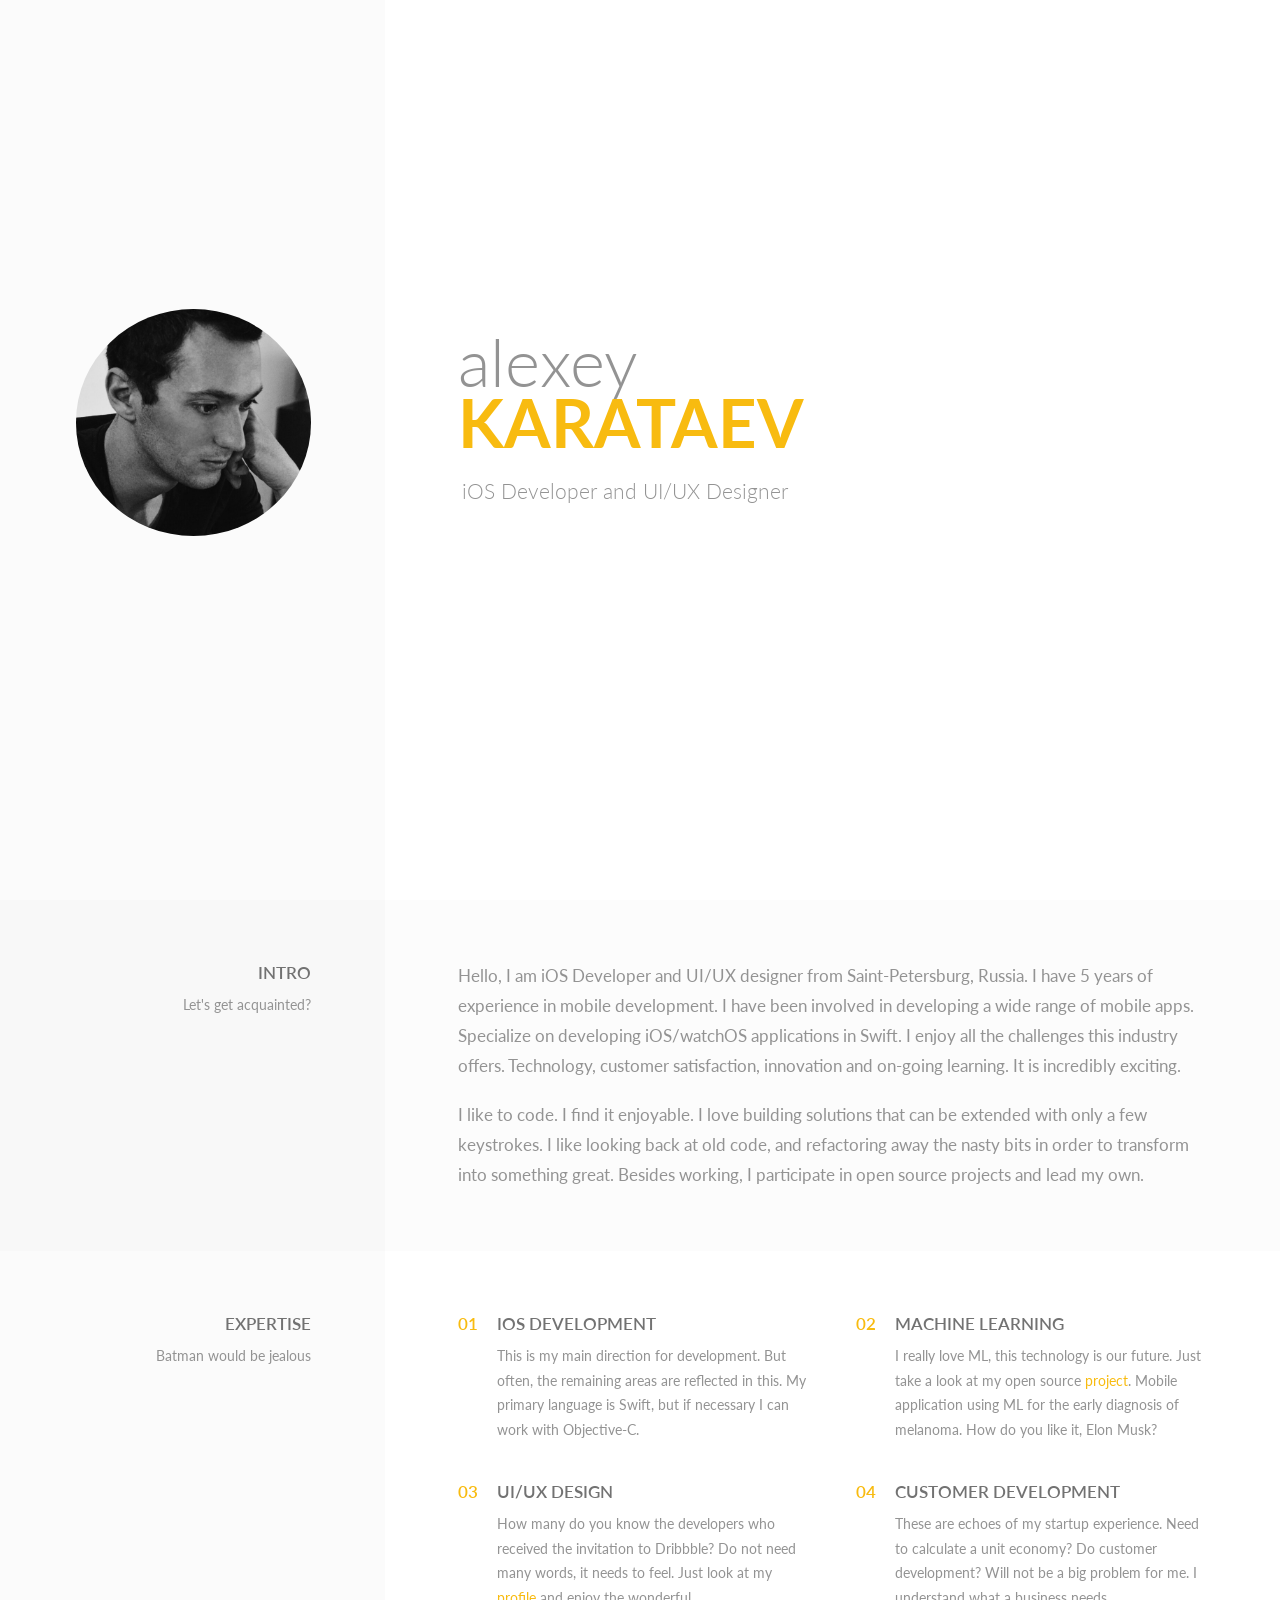
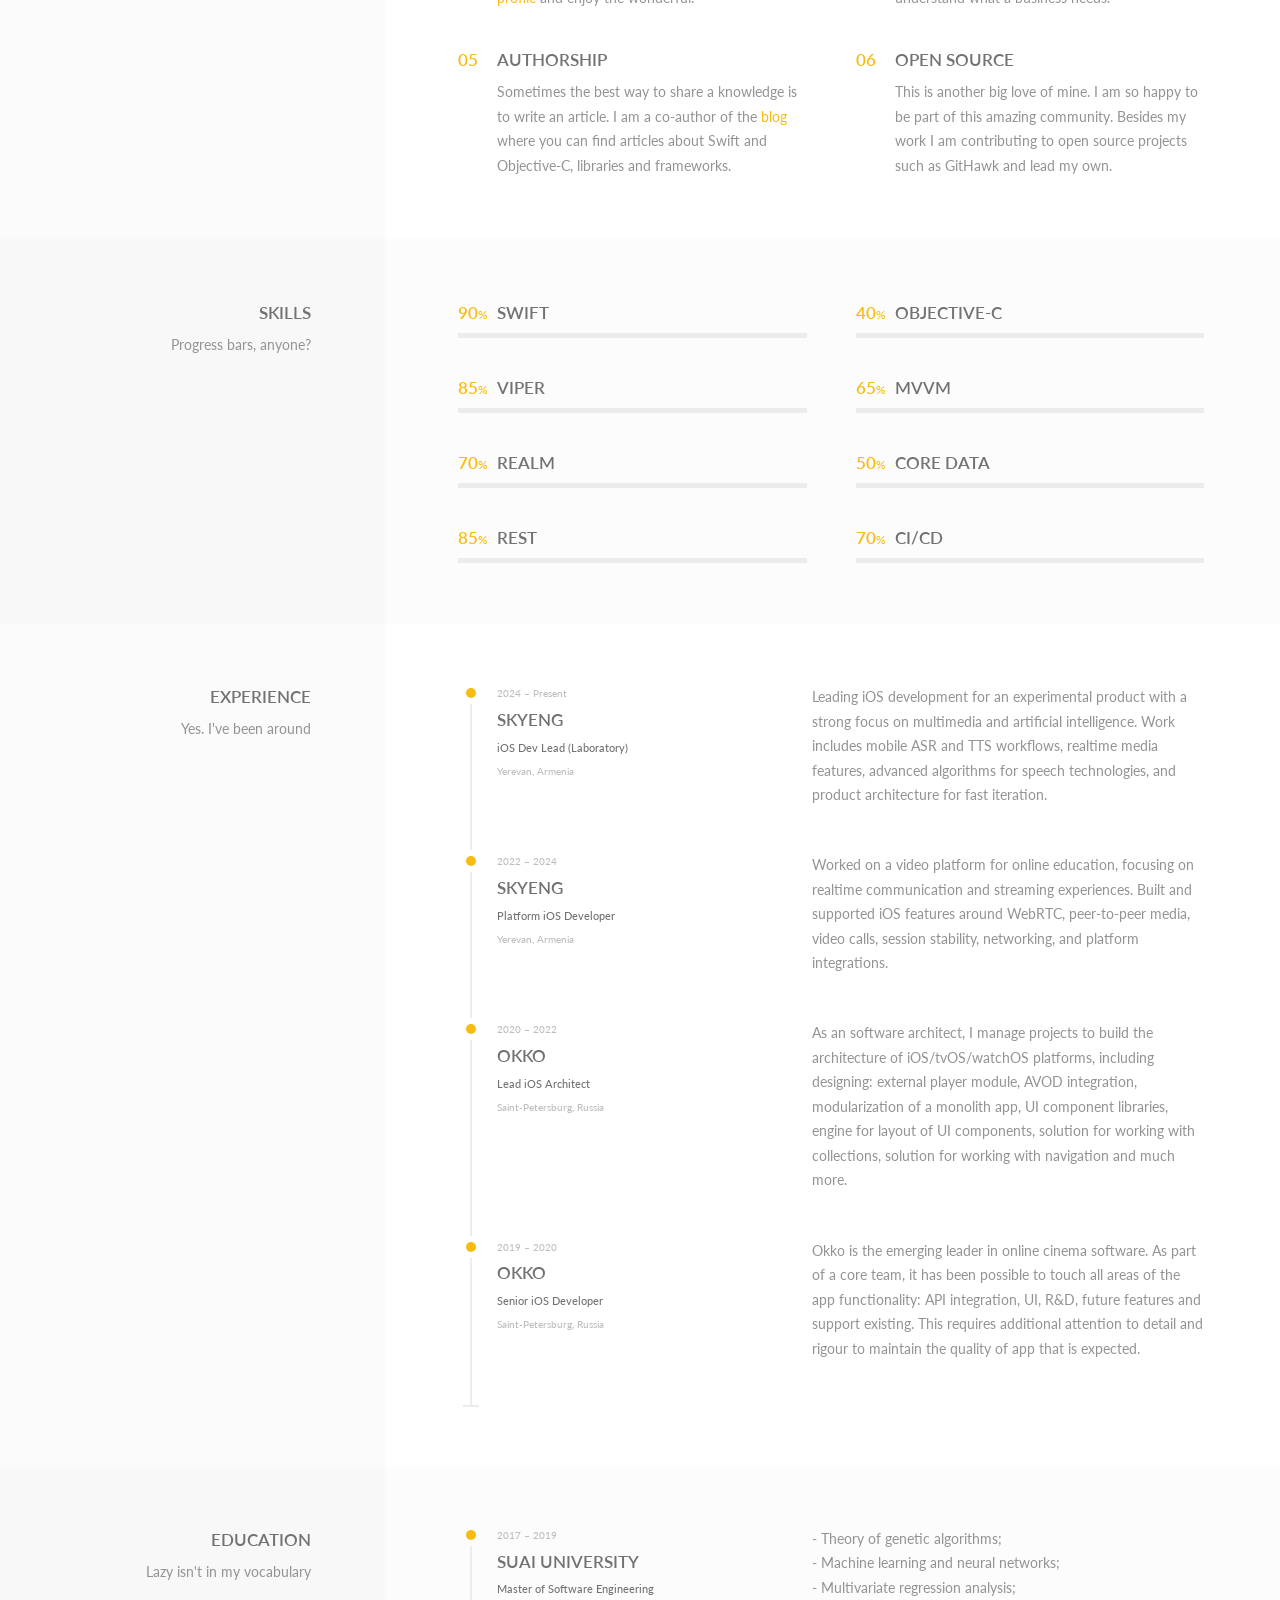
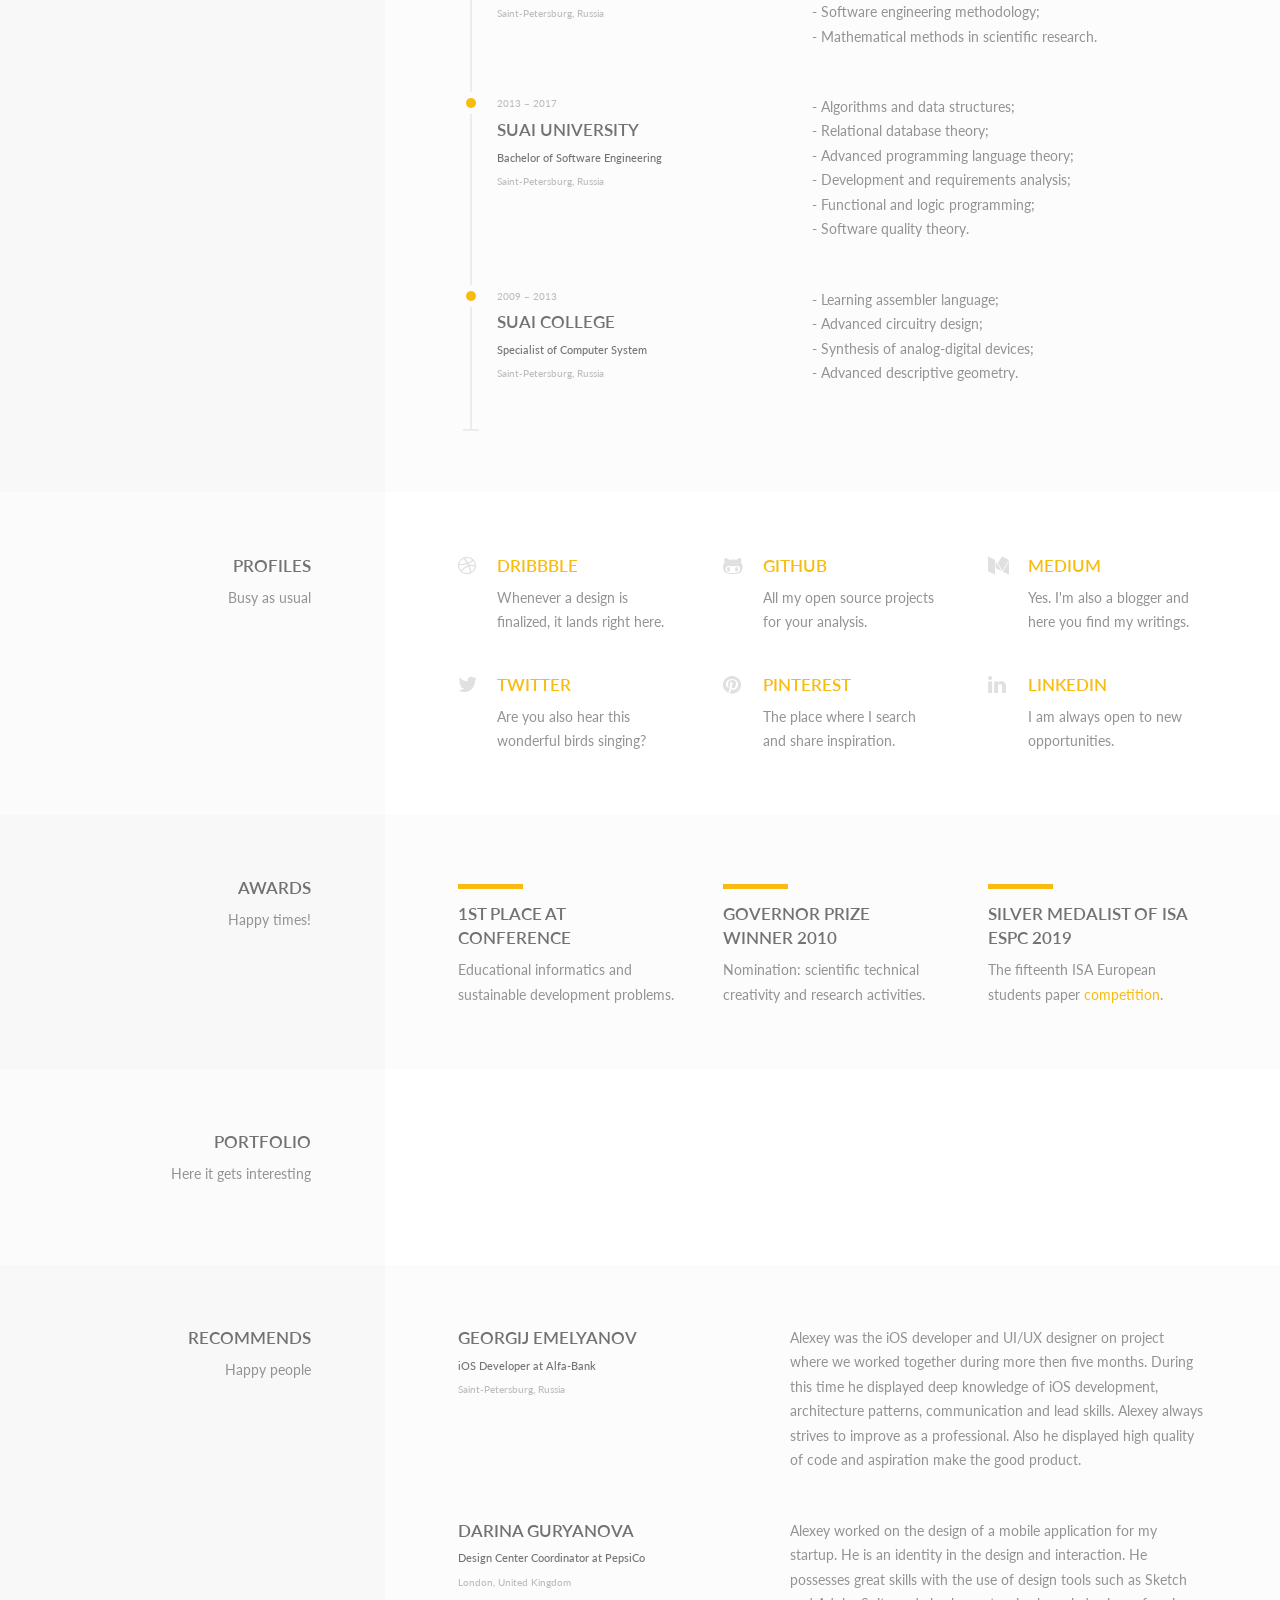
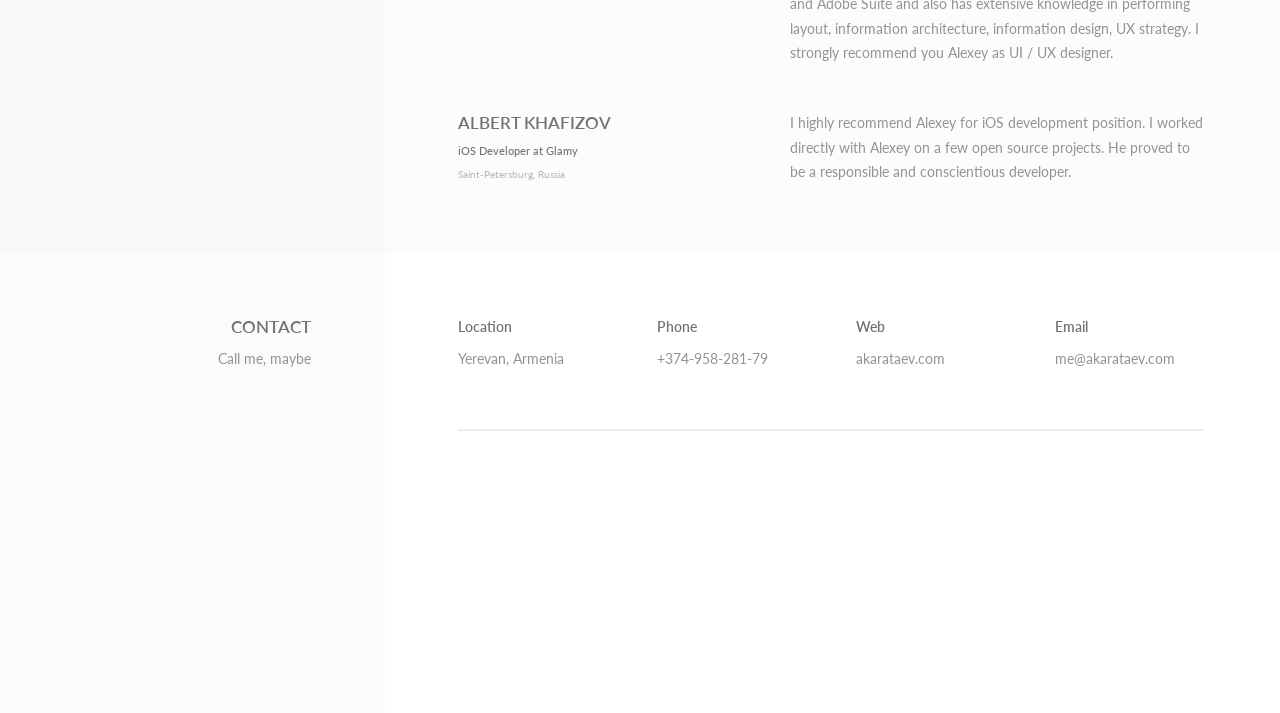
<file: index.html>
<!doctype html>

<html lang="en">

    <head>

        <title>Alexey Karataev - iOS Developer and UI/UX Designer</title>

        <meta name="description" content="">

        <meta charset="utf-8">
        <meta name="viewport" content="width=device-width, initial-scale=1, shrink-to-fit=no">
        <meta http-equiv="x-ua-compatible" content="ie=edge">

        <!-- Google Font: Lato -->
        <link href='https://fonts.googleapis.com/css?family=Lato:400,100,100italic,300,300italic,400italic,700,700italic,900,900italic&subset=latin,latin-ext' rel='stylesheet' type='text/css'>

        <!-- FontAwesome -->
        <link rel="stylesheet" href="assets/plugins/font-awesome/css/font-awesome.min.css">

        <!-- Nivo Lightbox-->
        <link rel="stylesheet" href="assets/plugins/nivo-lightbox/nivo-lightbox.css" />
        <link rel="stylesheet" href="assets/plugins/nivo-lightbox/themes/default/default.css" />

        <!-- Main CSS -->
        <link rel="stylesheet" href="assets/css/main.css">

        <!-- Themes -->
        <link rel="stylesheet" href="assets/css/themes.light.css">

        <!-- Custom CSS -->
        <link rel="stylesheet" href="assets/css/custom.css">

        <!-- jQuery -->
        <script src="assets/js/jquery.min.js"></script>

        <!-- dense.js (Retina plugin) -->
        <script src="assets/js/dense.js"></script>

        <!-- Nivo Lightbox -->
        <script src="assets/plugins/nivo-lightbox/nivo-lightbox.min.js"></script>

        <!-- ScrollReveal -->
        <script src="assets/js/scrollreveal.min.js"></script>

        <!-- Main JS -->
        <script src="assets/js/main.js"></script>

    </head>

    <body>

        <div class="c-preloader  js-preloader">
            <div class="c-preloader__spinner  t-preloader__spinner"></div>
        </div>

        <div class="c-main-container  js-main-container">



            <!-- ################################ -->
            <!-- ############ HEADER ############ -->
            <!-- ################################ -->

            <section class="o-section o-section--header  t-section  t-section--header">
                <div class="c-header">

                    <div class="o-section__header-bg  t-section__header"></div>
                    <div class="o-section__content-bg  t-section__content"></div>

                    <div class="o-container">
                        <div class="o-section__container">

                            <header class="o-section__header  c-header__header  t-section__header">
                                <div class="c-header__inner-header">

                                    <div class="c-header__avatar">
                                        <div class="a-header  c-avatar">
                                            <img class="c-avatar__img" src="assets/images/header/avatar.jpg" alt="">
                                        </div><!-- /c-avatar -->
                                    </div><!-- /c-header-avatar -->

                                </div><!-- /c-header__inner-header -->
                            </header><!-- /o-section__header -->

                            <div class="o-section__content  c-header__content  t-section__content">
                                <div class="c-header__inner-content">

                                    <div class="c-header__top">

                                        <div class="c-header__brand">

                                            <div class="c-brand">
                                                <h1 class="c-brand__title  t-title">
                                                    <span class="c-brand__sizer">
                                                        <span class="a-header  c-brand__first-word  t-title__first-word">
                                                            Alexey
                                                        </span>
                                                        <span class="a-header  c-brand__second-word  t-title__second-word">
                                                            Karataev
                                                        </span>
                                                    </span>
                                                </h1>
                                                <h2 class="a-header  c-brand__sub-title  t-sub-title">
                                                    <span class="c-brand__sizer">
                                                        iOS Developer and UI/UX Designer
                                                    </span>
                                                </h2>
                                            </div><!-- /c-brand -->

                                        </div><!-- /c-header__brand -->

                                        <ul class="c-header__social-buttons  c-social-buttons">
                                            <li class="a-header">
                                                <a href="https://dribbble.com/akarataev" target="_blank" class="c-social-button  t-social-button">
                                                    <i class="fa  fa-lg  fa-dribbble"></i>
                                                </a>
                                            </li>
                                            <li class="a-header">
                                                <a href="https://github.com/akarataev" target="_blank" class="c-social-button  t-social-button">
                                                    <i class="fa  fa-lg  fa-github"></i>
                                                </a>
                                            </li>
                                            <li class="a-header">
                                                <a href="https://www.linkedin.com/in/askarataev/" target="_blank" class="c-social-button  t-social-button">
                                                    <i class="fa  fa-lg  fa-linkedin"></i>
                                                </a>
                                            </li>
                                        </ul><!-- /c-header__social-buttons -->

                                    </div><!-- /c-header__top -->

                                    <div class="c-header__contact">

                                        <hr class="a-header  c-header__contact-divider" />

                                        <div class="o-grid">

                                            <div class="o-grid__col-md-3  o-grid__col-sm-6">
                                                <div class="a-header  o-content">
                                                    <div class="o-content__body">
                                                        <h4>Location</h4>
                                                        <address>
                                                            Yerevan, Armenia
                                                        </address>
                                                    </div>
                                                </div><!-- /o-content -->
                                            </div><!-- /o-grid__col -->

                                            <div class="o-grid__col-md-3  o-grid__col-sm-6">
                                                <div class="a-header  o-content">
                                                    <div class="o-content__body">
                                                        <h4>Phone</h4>
                                                        <p>
                                                            +374-958-281-79
                                                        </p>
                                                    </div>
                                                </div><!-- /o-content -->
                                            </div><!-- /o-grid__col -->

                                            <div class="o-grid__col-md-3  o-grid__col-sm-6">
                                                <div class="a-header  o-content">
                                                    <div class="o-content__body">
                                                        <a href="https://akarataev.com" target="_blank" class="t-link-container">
                                                            <h4>Web</h4>
                                                            <p>
                                                                <span class="t-link-container__item--blended">
                                                                    akarataev.com
                                                                </span>
                                                            </p>
                                                        </a><!-- /o-link-container -->
                                                    </div>
                                                </div><!-- /o-content -->
                                            </div><!-- /o-grid__col -->

                                            <div class="o-grid__col-md-3  o-grid__col-sm-6">
                                                <div class="a-header  o-content">
                                                    <div class="o-content__body">
                                                        <a href="mailto:me@akarataev.com" target="_blank" class="t-link-container">
                                                            <h4>Email</h4>
                                                            <p>
                                                                <span class="t-link-container__item--blended">
                                                                    me@akarataev.com
                                                                </span>
                                                            </p>
                                                        </a><!-- /o-link-container -->
                                                    </div>
                                                </div><!-- /o-content -->
                                            </div><!-- /o-grid__col -->

                                        </div><!-- /o-grid -->
                                    </div><!-- /c-header__contact -->

                                </div><!-- /c-header__inner-content -->
                            </div><!-- /o-section__content -->

                        </div><!-- /o-section__container -->

                    </div><!-- /o-container -->

                </div><!-- /c-header -->
            </section><!-- /o-section -->



            <!-- ################################ -->
            <!-- ############ INTRO ############# -->
            <!-- ################################ -->

            <section class="o-section  t-section  ">

                <div class="o-section__header-bg  t-section__header"></div>
                <div class="o-section__content-bg  t-section__content"></div>

                <div class="o-container">
                    <div class="o-section__container">

                        <header class="o-section__header  t-section__header">
                            <div class="o-content">
                                <h2 class="o-section__heading">
                                    Intro
                                </h2>
                                <div class="o-content__body  o-section__description">
                                    Let&#39;s get acquainted?
                                </div>
                            </div>
                        </header><!-- /o-section__header -->

                        <div class="o-section__content  t-section__content  ">

                            <div class="o-content">
                                <div class="c-intro">
                                    <div class="o-content__body">
                                        <p>
                                          Hello, I am iOS Developer and UI/UX designer from Saint-Petersburg, Russia. I have 5 years of experience in mobile development. I have been involved in developing a wide range of mobile apps. Specialize on developing iOS/watchOS applications in Swift. I enjoy all the challenges this industry offers. Technology, customer satisfaction, innovation and on-going learning. It is incredibly exciting.
                                        </p>
                                        <p>
                                            I like to code. I find it enjoyable. I love building solutions that can be extended with only a few keystrokes. I like looking back at old code, and refactoring away the nasty bits in order to transform into something great. Besides working, I participate in open source projects and lead my own.
                                        </p>
                                    </div>
                                </div>
                            </div>

                        </div><!-- /o-section__content -->

                    </div><!-- /o-section__container -->
                </div><!-- /o-container -->

            </section><!-- /o-section -->



            <!-- ################################ -->
            <!-- ########## EXPERTISE ########### -->
            <!-- ################################ -->

            <section class="o-section  t-section  ">

                <div class="o-section__header-bg  t-section__header"></div>
                <div class="o-section__content-bg  t-section__content"></div>

                <div class="o-container">
                    <div class="o-section__container">

                        <header class="o-section__header  t-section__header">
                            <div class="o-content">
                                <h2 class="o-section__heading">
                                    Expertise
                                </h2>
                                <div class="o-content__body  o-section__description">
                                    Batman would be jealous
                                </div>
                            </div>
                        </header><!-- /o-section__header -->

                        <div class="o-section__content  t-section__content  ">

                            <div class="o-grid">

                                <div class="o-grid__col-sm-6">
                                    <div class="o-media  o-media--block  o-content">
                                        <div class="o-media__figure">
                                            <div class="c-number  t-primary-color">
                                                01
                                            </div>
                                        </div>
                                        <div class="o-media__body  o-content__body">
                                            <h3>iOS Development</h3>
                                            <p>
                                                This is my main direction for development. But often, the remaining areas are reflected in this. My primary language is Swift, but if necessary I can work with Objective-C.
                                            </p>
                                        </div>
                                    </div><!-- /o-media o-content -->
                                </div><!-- /o-grid__col -->

                                <div class="o-grid__col-sm-6">
                                    <div class="o-media  o-media--block  o-content">
                                        <div class="o-media__figure">
                                            <div class="c-number  t-primary-color">
                                                02
                                            </div>
                                        </div>
                                        <div class="o-media__body  o-content__body">
                                            <h3>Machine Learning</h3>
                                            <p>
                                                I really love ML, this technology is our future. Just take a look at my open source <a href="https://github.com/akarataev/gleam-ios" target="_blank">project</a>. Mobile application using ML for the early diagnosis of melanoma. How do you like it, Elon Musk?
                                            </p>
                                        </div>
                                    </div><!-- /o-media o-content -->
                                </div><!-- /o-grid__col -->

                                <div class="o-grid__col-sm-6">
                                    <div class="o-media  o-media--block  o-content">
                                        <div class="o-media__figure">
                                            <div class="c-number  t-primary-color">
                                                03
                                            </div>
                                        </div>
                                        <div class="o-media__body  o-content__body">
                                            <h3>UI/UX Design</h3>
                                            <p>
                                                How many do you know the developers who received the invitation to Dribbble? Do not need many words, it needs to feel. Just look at my <a href="https://dribbble.com/akarataev" target="_blank">profile</a> and enjoy the wonderful.
                                            </p>
                                        </div>
                                    </div><!-- /o-media o-content -->
                                </div><!-- /o-grid__col -->

                                <div class="o-grid__col-sm-6">
                                    <div class="o-media  o-media--block  o-content">
                                        <div class="o-media__figure">
                                            <div class="c-number  t-primary-color">
                                                04
                                            </div>
                                        </div>
                                        <div class="o-media__body  o-content__body">
                                            <h3>Customer Development</h3>
                                            <p>
                                                These are echoes of my startup experience. Need to calculate a unit economy? Do customer development? Will not be a big problem for me. I understand what a business needs.
                                            </p>
                                        </div>
                                    </div><!-- /o-media o-content -->
                                </div><!-- /o-grid__col -->

                                <div class="o-grid__col-sm-6">
                                    <div class="o-media  o-media--block  o-content">
                                        <div class="o-media__figure">
                                            <div class="c-number  t-primary-color">
                                                05
                                            </div>
                                        </div>
                                        <div class="o-media__body  o-content__body">
                                            <h3>Authorship</h3>
                                            <p>
                                                Sometimes the best way to share a knowledge is to write an article. I am a co-author of the <a href="http://cocoa-beans.ru" target="_blank">blog</a> where you can find articles about Swift and Objective-C, libraries and frameworks.
                                            </p>
                                        </div>
                                    </div><!-- /o-media o-content -->
                                </div><!-- /o-grid__col -->

                                <div class="o-grid__col-sm-6">
                                    <div class="o-media  o-media--block  o-content">
                                        <div class="o-media__figure">
                                            <div class="c-number  t-primary-color">
                                                06
                                            </div>
                                        </div>
                                        <div class="o-media__body  o-content__body">
                                            <h3>Open Source</h3>
                                            <p>
                                                This is another big love of mine. I am so happy to be part of this amazing community. Besides my work I am contributing to open source projects such as GitHawk and lead my own.
                                            </p>
                                        </div>
                                    </div><!-- /o-media o-content -->
                                </div><!-- /o-grid__col -->

                            </div><!-- /o-grid -->

                        </div><!-- /o-section__content -->

                    </div><!-- /o-section__container -->
                </div><!-- /o-container -->

            </section><!-- /o-section -->



            <!-- ################################ -->
            <!-- ############ SKILLS ############ -->
            <!-- ################################ -->

            <section class="o-section  t-section  ">

                <div class="o-section__header-bg  t-section__header"></div>
                <div class="o-section__content-bg  t-section__content"></div>

                <div class="o-container">
                    <div class="o-section__container">

                        <header class="o-section__header  t-section__header">
                            <div class="o-content">
                                <h2 class="o-section__heading">
                                    Skills
                                </h2>
                                <div class="o-content__body  o-section__description">
                                    Progress bars, anyone?
                                </div>
                            </div>
                        </header><!-- /o-section__header -->

                        <div class="o-section__content  t-section__content  ">

                            <div class="o-grid">

                                <div class="o-grid__col-sm-6">
                                    <div class="o-content">
                                        <div class="o-media  o-media--block">
                                            <div class="o-media__figure">
                                                <div class="c-number  t-primary-color">
                                                    90<small>%</small>
                                                </div>
                                            </div>
                                            <div class="o-media__body">
                                                <h3>Swift</h3>
                                            </div>
                                        </div>
                                        <div class="c-progress-bar  o-content__body  t-border-color-bg  u-mt-text">
                                            <div class="a-progress-bar  c-progress-bar__filler  t-primary-bg" data-percent="90"></div>
                                        </div>
                                    </div>
                                </div><!-- /o-grid__col -->

                                <div class="o-grid__col-sm-6">
                                    <div class="o-content">
                                        <div class="o-media  o-media--block">
                                            <div class="o-media__figure">
                                                <div class="c-number  t-primary-color">
                                                    40<small>%</small>
                                                </div>
                                            </div>
                                            <div class="o-media__body">
                                                <h3>Objective-C</h3>
                                            </div>
                                        </div>
                                        <div class="c-progress-bar  o-content__body  t-border-color-bg  u-mt-text">
                                            <div class="a-progress-bar  c-progress-bar__filler  t-primary-bg" data-percent="40"></div>
                                        </div>
                                    </div>
                                </div><!-- /o-grid__col -->

                                <div class="o-grid__col-sm-6">
                                    <div class="o-content">
                                        <div class="o-media  o-media--block">
                                            <div class="o-media__figure">
                                                <div class="c-number  t-primary-color">
                                                    85<small>%</small>
                                                </div>
                                            </div>
                                            <div class="o-media__body">
                                                <h3>VIPER</h3>
                                            </div>
                                        </div>
                                        <div class="c-progress-bar  o-content__body  t-border-color-bg  u-mt-text">
                                            <div class="a-progress-bar  c-progress-bar__filler  t-primary-bg" data-percent="85"></div>
                                        </div>
                                    </div>
                                </div><!-- /o-grid__col -->

                                <div class="o-grid__col-sm-6">
                                    <div class="o-content">
                                        <div class="o-media  o-media--block">
                                            <div class="o-media__figure">
                                                <div class="c-number  t-primary-color">
                                                    65<small>%</small>
                                                </div>
                                            </div>
                                            <div class="o-media__body">
                                                <h3>MVVM</h3>
                                            </div>
                                        </div>
                                        <div class="c-progress-bar  o-content__body  t-border-color-bg  u-mt-text">
                                            <div class="a-progress-bar  c-progress-bar__filler  t-primary-bg" data-percent="65"></div>
                                        </div>
                                    </div>
                                </div><!-- /o-grid__col -->

                                <div class="o-grid__col-sm-6">
                                    <div class="o-content">
                                        <div class="o-media  o-media--block">
                                            <div class="o-media__figure">
                                                <div class="c-number  t-primary-color">
                                                    70<small>%</small>
                                                </div>
                                            </div>
                                            <div class="o-media__body">
                                                <h3>Realm</h3>
                                            </div>
                                        </div>
                                        <div class="c-progress-bar  o-content__body  t-border-color-bg  u-mt-text">
                                            <div class="a-progress-bar  c-progress-bar__filler  t-primary-bg" data-percent="70"></div>
                                        </div>
                                    </div>
                                </div><!-- /o-grid__col -->

                                <div class="o-grid__col-sm-6">
                                    <div class="o-content">
                                        <div class="o-media  o-media--block">
                                            <div class="o-media__figure">
                                                <div class="c-number  t-primary-color">
                                                    50<small>%</small>
                                                </div>
                                            </div>
                                            <div class="o-media__body">
                                                <h3>Core Data</h3>
                                            </div>
                                        </div>
                                        <div class="c-progress-bar  o-content__body  t-border-color-bg  u-mt-text">
                                            <div class="a-progress-bar  c-progress-bar__filler  t-primary-bg" data-percent="50"></div>
                                        </div>
                                    </div>
                                </div><!-- /o-grid__col -->

                                <div class="o-grid__col-sm-6">
                                    <div class="o-content">
                                        <div class="o-media  o-media--block">
                                            <div class="o-media__figure">
                                                <div class="c-number  t-primary-color">
                                                    85<small>%</small>
                                                </div>
                                            </div>
                                            <div class="o-media__body">
                                                <h3>REST</h3>
                                            </div>
                                        </div>
                                        <div class="c-progress-bar  o-content__body  t-border-color-bg  u-mt-text">
                                            <div class="a-progress-bar  c-progress-bar__filler  t-primary-bg" data-percent="85"></div>
                                        </div>
                                    </div>
                                </div><!-- /o-grid__col -->

                                <div class="o-grid__col-sm-6">
                                    <div class="o-content">
                                        <div class="o-media  o-media--block">
                                            <div class="o-media__figure">
                                                <div class="c-number  t-primary-color">
                                                    70<small>%</small>
                                                </div>
                                            </div>
                                            <div class="o-media__body">
                                                <h3>CI/CD</h3>
                                            </div>
                                        </div>
                                        <div class="c-progress-bar  o-content__body  t-border-color-bg  u-mt-text">
                                            <div class="a-progress-bar  c-progress-bar__filler  t-primary-bg" data-percent="70"></div>
                                        </div>
                                    </div>
                                </div><!-- /o-grid__col -->

                            </div><!-- /o-grid -->

                        </div><!-- /o-section__content -->

                    </div><!-- /o-section__container -->
                </div><!-- /o-container -->

            </section><!-- /o-section -->



            <!-- ################################ -->
            <!-- ########## EXPERIENCE ########## -->
            <!-- ################################ -->

            <section class="o-section  t-section  ">

                <div class="o-section__header-bg  t-section__header"></div>
                <div class="o-section__content-bg  t-section__content"></div>

                <div class="o-container">
                    <div class="o-section__container">

                        <header class="o-section__header  t-section__header">
                            <div class="o-content">
                                <h2 class="o-section__heading">
                                    Experience
                                </h2>
                                <div class="o-content__body  o-section__description">
                                    Yes. I&#39;ve been around
                                </div>
                            </div>
                        </header><!-- /o-section__header -->

                        <div class="o-section__content  t-section__content  u-pb-0">

                            <div class="a-experience-timeline  c-timeline  t-border-color">
                                <div class="c-timeline__end t-border-color"></div>

                                <div class="c-timeline__item">
                                    <div class="c-timeline__point  t-timeline__point  t-primary-bg"></div>
                                    <div class="o-content">
                                        <div class="o-grid">
                                            <div class="o-grid__col-md-5">
                                                <div class="c-work__timeframe">
                                                    2024 &ndash; Present
                                                </div>
                                                <h3 class="c-work__heading">
                                                    Skyeng
                                                </h3>
                                                <h4 class="c-work__title">
                                                    iOS Dev Lead (Laboratory)
                                                </h4>
                                                <div class="c-work__location">
                                                    Yerevan, Armenia
                                                </div>
                                            </div>
                                            <div class="o-grid__col-md-7">
                                                <p>
                                                    Leading iOS development for an experimental product with a strong focus on multimedia and artificial intelligence. Work includes mobile ASR and TTS workflows, realtime media features, advanced algorithms for speech technologies, and product architecture for fast iteration.
                                                </p>
                                            </div>
                                        </div><!-- /o-grid -->
                                    </div><!-- /o-content -->
                                </div><!-- /c-timeline__item -->

                                <div class="c-timeline__item">
                                    <div class="c-timeline__point  t-timeline__point  t-primary-bg"></div>
                                    <div class="o-content">
                                        <div class="o-grid">
                                            <div class="o-grid__col-md-5">
                                                <div class="c-work__timeframe">
                                                    2022 &ndash; 2024
                                                </div>
                                                <h3 class="c-work__heading">
                                                    Skyeng
                                                </h3>
                                                <h4 class="c-work__title">
                                                    Platform iOS Developer
                                                </h4>
                                                <div class="c-work__location">
                                                    Yerevan, Armenia
                                                </div>
                                            </div>
                                            <div class="o-grid__col-md-7">
                                                <p>
                                                    Worked on a video platform for online education, focusing on realtime communication and streaming experiences. Built and supported iOS features around WebRTC, peer-to-peer media, video calls, session stability, networking, and platform integrations.
                                                </p>
                                            </div>
                                        </div><!-- /o-grid -->
                                    </div><!-- /o-content -->
                                </div><!-- /c-timeline__item -->

                                <div class="c-timeline__item">
                                    <div class="c-timeline__point  t-timeline__point  t-primary-bg"></div>
                                    <div class="o-content">
                                        <div class="o-grid">
                                            <div class="o-grid__col-md-5">
                                                <div class="c-work__timeframe">
                                                    2020 &ndash; 2022
                                                </div>
                                                <h3 class="c-work__heading">
                                                    Okko
                                                </h3>
                                                <h4 class="c-work__title">
                                                    Lead iOS Architect
                                                </h4>
                                                <div class="c-work__location">
                                                    Saint-Petersburg, Russia
                                                </div>
                                            </div>
                                            <div class="o-grid__col-md-7">
                                                <p>
                                                    As an software architect, I manage projects to build the architecture of iOS/tvOS/watchOS platforms, including designing: external player module, AVOD integration, modularization of a monolith app, UI component libraries, engine for layout of UI components, solution for working with collections, solution for working with navigation and much more.
                                                </p>
                                            </div>
                                        </div><!-- /o-grid -->
                                    </div><!-- /o-content -->
                                </div><!-- /c-timeline__item -->

                                <div class="c-timeline__item">
                                    <div class="c-timeline__point  t-timeline__point  t-primary-bg"></div>
                                    <div class="o-content">
                                        <div class="o-grid">
                                            <div class="o-grid__col-md-5">
                                                <div class="c-work__timeframe">
                                                    2019 &ndash; 2020
                                                </div>
                                                <h3 class="c-work__heading">
                                                    Okko
                                                </h3>
                                                <h4 class="c-work__title">
                                                    Senior iOS Developer
                                                </h4>
                                                <div class="c-work__location">
                                                    Saint-Petersburg, Russia
                                                </div>
                                            </div>
                                            <div class="o-grid__col-md-7">
                                                <p>
                                                    Okko is the emerging leader in online cinema software. As part of a core team, it has been possible to touch all areas of the app functionality: API integration, UI, R&D, future features and support existing. This requires additional attention to detail and rigour to maintain the quality of app that is expected.
                                                </p>
                                            </div>
                                        </div><!-- /o-grid -->
                                    </div><!-- /o-content -->
                                </div><!-- /c-timeline__item -->

                            </div><!-- /c-timeline -->

                        </div><!-- /o-section__content -->

                    </div><!-- /o-section__container -->
                </div><!-- /o-container -->

            </section><!-- /o-section -->



            <!-- ################################ -->
            <!-- ########### EDUCATION ########## -->
            <!-- ################################ -->

            <section class="o-section  t-section  ">

                <div class="o-section__header-bg  t-section__header"></div>
                <div class="o-section__content-bg  t-section__content"></div>

                <div class="o-container">
                    <div class="o-section__container">

                        <header class="o-section__header  t-section__header">
                            <div class="o-content">
                                <h2 class="o-section__heading">
                                    Education
                                </h2>
                                <div class="o-content__body  o-section__description">
                                    Lazy isn&#39;t in my vocabulary
                                </div>
                            </div>
                        </header><!-- /o-section__header -->

                        <div class="o-section__content  t-section__content  u-pt-0">

                            <div class="o-content">
                                <div class="a-education-timeline  c-timeline  t-border-color  o-section__full-top-space">
                                    <div class="c-timeline__end  t-border-color"></div>

                                    <div class="c-timeline__item">
                                        <div class="c-timeline__point  t-timeline__point  t-primary-bg"></div>
                                        <div class="o-content">
                                            <div class="o-grid">
                                                <div class="o-grid__col-md-5">
                                                    <div class="c-work__timeframe">
                                                        2017 &ndash; 2019
                                                    </div>
                                                    <h3 class="c-work__heading">
                                                        SUAI University
                                                    </h3>
                                                    <h4 class="c-work__title">
                                                        Master of Software Engineering
                                                    </h4>
                                                    <div class="c-work__location">
                                                        Saint-Petersburg, Russia
                                                    </div>
                                                </div>
                                                <div class="o-grid__col-md-7">
                                                    <p>
                                                        - Theory of genetic algorithms;<br>
                                                        - Machine learning and neural networks;<br>
                                                        - Multivariate regression analysis;<br>
                                                        - Software engineering methodology;<br>
                                                        - Mathematical methods in scientific research.

                                                    </p>
                                                </div>
                                            </div><!-- /o-grid -->
                                        </div><!-- /o-content -->
                                    </div><!-- /c-timeline__item -->

                                    <div class="c-timeline__item">
                                        <div class="c-timeline__point  t-timeline__point  t-primary-bg"></div>
                                        <div class="o-content">
                                            <div class="o-grid">
                                                <div class="o-grid__col-md-5">
                                                    <div class="c-work__timeframe">
                                                        2013 &ndash; 2017
                                                    </div>
                                                    <h3 class="c-work__heading">
                                                        SUAI University
                                                    </h3>
                                                    <h4 class="c-work__title">
                                                        Bachelor of Software Engineering
                                                    </h4>
                                                    <div class="c-work__location">
                                                        Saint-Petersburg, Russia
                                                    </div>
                                                </div>
                                                <div class="o-grid__col-md-7">
                                                    <p>
                                                        - Algorithms and data structures;<br>
                                                        - Relational database theory;<br>
                                                        - Advanced programming language theory;<br>
                                                        - Development and requirements analysis;<br>
                                                        - Functional and logic programming;<br>
                                                        - Software quality theory.
                                                    </p>
                                                </div>
                                            </div><!-- /o-grid -->
                                        </div><!-- /o-content -->
                                    </div><!-- /c-timeline__item -->

                                    <div class="c-timeline__item">
                                        <div class="c-timeline__point  t-timeline__point  t-primary-bg"></div>
                                        <div class="o-content">
                                            <div class="o-grid">
                                                <div class="o-grid__col-md-5">
                                                    <div class="c-work__timeframe">
                                                        2009 &ndash; 2013
                                                    </div>
                                                    <h3 class="c-work__heading">
                                                        SUAI College
                                                    </h3>
                                                    <h4 class="c-work__title">
                                                        Specialist of Computer System
                                                    </h4>
                                                    <div class="c-work__location">
                                                        Saint-Petersburg, Russia
                                                    </div>
                                                </div>
                                                <div class="o-grid__col-md-7">
                                                    <p>
                                                        - Learning assembler language;<br>
                                                        - Advanced circuitry design;<br>
                                                        - Synthesis of analog-digital devices;<br>
                                                        - Advanced descriptive geometry.
                                                    </p>
                                                </div>
                                            </div><!-- /o-grid -->
                                        </div><!-- /o-content -->
                                    </div><!-- /c-timeline__item -->

                                </div><!-- /c-timeline -->
                            </div><!-- /o-content -->

                        </div><!-- /o-section__content -->

                    </div><!-- /o-section__container -->
                </div><!-- /o-container -->

            </section><!-- /o-section -->



            <!-- ################################ -->
            <!-- ########### PROFILES ########### -->
            <!-- ################################ -->

            <section class="o-section  t-section  ">

                <div class="o-section__header-bg  t-section__header"></div>
                <div class="o-section__content-bg  t-section__content"></div>

                <div class="o-container">
                    <div class="o-section__container">

                        <header class="o-section__header  t-section__header">
                            <div class="o-content">
                                <h2 class="o-section__heading">
                                    Profiles
                                </h2>
                                <div class="o-content__body  o-section__description">
                                    Busy as usual
                                </div>
                            </div>
                        </header><!-- /o-section__header -->

                        <div class="o-section__content  t-section__content  ">

                            <div class="o-grid">

                                <div class="o-grid__col-xl-4  o-grid__col-sm-6">
                                    <div class="o-content">
                                        <a href="https://dribbble.com/akarataev" target="_blank" class="t-link-container">
                                            <div class="o-media  o-media--block">
                                                <div class="o-media__figure">
                                                    <div class="c-profile__icon">
                                                        <i class="fa  fa-lg  fa-dribbble"></i>
                                                    </div>
                                                </div>
                                                <div class="o-media__body  o-content__body">
                                                    <h3 class="t-link-container__item">
                                                        Dribbble
                                                    </h3>
                                                    <p>
                                                        Whenever a design is finalized, it lands right here.
                                                    </p>
                                                </div>
                                            </div><!-- /o-media -->
                                        </a><!-- /t-link-container -->
                                    </div><!-- /o-content -->
                                </div><!-- /o-grid__col -->

                                <div class="o-grid__col-xl-4  o-grid__col-sm-6">
                                    <div class="o-content">
                                        <a href="https://github.com/akarataev" target="_blank" class="t-link-container">
                                            <div class="o-media  o-media--block">
                                                <div class="o-media__figure">
                                                    <div class="c-profile__icon">
                                                        <i class="fa  fa-lg  fa-github-alt"></i>
                                                    </div>
                                                </div>
                                                <div class="o-media__body  o-content__body">
                                                    <h3 class="t-link-container__item">
                                                        GitHub
                                                    </h3>
                                                    <p>
                                                        All my open source projects for your analysis.
                                                    </p>
                                                </div>
                                            </div><!-- /o-media -->
                                        </a><!-- /t-link-container -->
                                    </div><!-- /o-content -->
                                </div><!-- /o-grid__col -->

                                <div class="o-grid__col-xl-4  o-grid__col-sm-6">
                                    <div class="o-content">
                                        <a href="https://medium.com/@akarataev" target="_blank" class="t-link-container">
                                            <div class="o-media  o-media--block">
                                                <div class="o-media__figure">
                                                    <div class="c-profile__icon">
                                                        <i class="fa  fa-lg  fa-medium"></i>
                                                    </div>
                                                </div>
                                                <div class="o-media__body  o-content__body">
                                                    <h3 class="t-link-container__item">
                                                        Medium
                                                    </h3>
                                                    <p>
                                                        Yes. I'm also a blogger and here you find my writings.
                                                    </p>
                                                </div>
                                            </div><!-- /o-media -->
                                        </a><!-- /t-link-container -->
                                    </div><!-- /o-content -->
                                </div><!-- /o-grid__col -->

                                <div class="o-grid__col-xl-4  o-grid__col-sm-6">
                                    <div class="o-content">
                                        <a href="https://twitter.com/akarataev" target="_blank" class="t-link-container">
                                            <div class="o-media  o-media--block">
                                                <div class="o-media__figure">
                                                    <div class="c-profile__icon">
                                                        <i class="fa  fa-lg  fa-twitter"></i>
                                                    </div>
                                                </div>
                                                <div class="o-media__body  o-content__body">
                                                    <h3 class="t-link-container__item">
                                                        Twitter
                                                    </h3>
                                                    <p>
                                                        Are you also hear this wonderful birds singing?
                                                    </p>
                                                </div>
                                            </div><!-- /o-media -->
                                        </a><!-- /t-link-container -->
                                    </div><!-- /o-content -->
                                </div><!-- /o-grid__col -->

                                <div class="o-grid__col-xl-4  o-grid__col-sm-6">
                                    <div class="o-content">
                                        <a href="https://pinterest.com/askarataev" target="_blank" class="t-link-container">
                                            <div class="o-media  o-media--block">
                                                <div class="o-media__figure">
                                                    <div class="c-profile__icon">
                                                        <i class="fa  fa-lg  fa-pinterest"></i>
                                                    </div>
                                                </div>
                                                <div class="o-media__body  o-content__body">
                                                    <h3 class="t-link-container__item">
                                                        Pinterest
                                                    </h3>
                                                    <p>
                                                        The place where I search and share inspiration.
                                                    </p>
                                                </div>
                                            </div><!-- /o-media -->
                                        </a><!-- /t-link-container -->
                                    </div><!-- /o-content -->
                                </div><!-- /o-grid__col -->

                                <div class="o-grid__col-xl-4  o-grid__col-sm-6">
                                    <div class="o-content">
                                        <a href="https://www.linkedin.com/in/askarataev/" target="_blank" class="t-link-container">
                                            <div class="o-media  o-media--block">
                                                <div class="o-media__figure">
                                                    <div class="c-profile__icon">
                                                        <i class="fa  fa-lg  fa-linkedin"></i>
                                                    </div>
                                                </div>
                                                <div class="o-media__body  o-content__body">
                                                    <h3 class="t-link-container__item">
                                                        LinkedIn
                                                    </h3>
                                                    <p>
                                                        I am always open to new opportunities.
                                                    </p>
                                                </div>
                                            </div><!-- /o-media -->
                                        </a><!-- /t-link-container -->
                                    </div><!-- /o-content -->
                                </div><!-- /o-grid__col -->

                            </div><!-- /o-grid -->

                        </div><!-- /o-section__content -->

                    </div><!-- /o-section__container -->
                </div><!-- /o-container -->

            </section><!-- /o-section -->



            <!-- ################################ -->
            <!-- ############ HEADER ############ -->
            <!-- ################################ -->

            <section class="o-section  t-section  ">

                <div class="o-section__header-bg  t-section__header"></div>
                <div class="o-section__content-bg  t-section__content"></div>

                <div class="o-container">
                    <div class="o-section__container">

                        <header class="o-section__header  t-section__header">
                            <div class="o-content">
                                <h2 class="o-section__heading">
                                    Awards
                                </h2>
                                <div class="o-content__body  o-section__description">
                                    Happy times!
                                </div>
                            </div>
                        </header><!-- /o-section__header -->

                        <div class="o-section__content  t-section__content  ">

                            <div class="o-grid">

                              <div class="o-grid__col-md-4  o-grid__col-sm-6">
                                  <div class="o-content">
                                      <hr class="c-deco-line  t-primary-color-line" />
                                      <div class="o-content__body">
                                          <h3>1st Place at Conference</h3>
                                          <p>
                                              Educational informatics and sustainable development problems.
                                          </p>
                                      </div>
                                  </div><!-- /o-content -->
                              </div><!-- /o-grid__col -->

                              <div class="o-grid__col-md-4  o-grid__col-sm-6">
                                  <div class="o-content">
                                      <hr class="c-deco-line  t-primary-color-line" />
                                      <div class="o-content__body">
                                          <h3>Governor Prize Winner 2010</h3>
                                          <p>
                                              Nomination: scientific technical creativity and research activities.
                                          </p>
                                      </div>
                                  </div><!-- /o-content -->
                              </div><!-- /o-grid__col -->

                                <div class="o-grid__col-md-4  o-grid__col-sm-6">
                                    <div class="o-content">
                                        <hr class="c-deco-line  t-primary-color-line" />
                                        <div class="o-content__body">
                                            <h3>Silver medalist of ISA ESPC 2019</h3>
                                            <p>
                                                The fifteenth ISA European students paper <a href="https://akarataev.com/publications/unesco_2019.pdf" target="_blank">competition</a>.
                                            </p>
                                        </div>
                                    </div><!-- /o-content -->
                                </div><!-- /o-grid__col -->

                            </div><!-- /o-grid -->

                        </div><!-- /o-section__content -->

                    </div><!-- /o-section__container -->
                </div><!-- /o-container -->

            </section><!-- /o-section -->



            <!-- ################################ -->
            <!-- ########### PORTFOLIO ########## -->
            <!-- ################################ -->

            <section class="o-section  t-section  ">

                <div class="o-section__header-bg  t-section__header"></div>
                <div class="o-section__content-bg  t-section__content"></div>

                <div class="o-container">
                    <div class="o-section__container">

                        <header class="o-section__header  t-section__header">
                            <div class="o-content">
                                <h2 class="o-section__heading">
                                    Portfolio
                                </h2>
                                <div class="o-content__body  o-section__description">
                                    Here it gets interesting
                                </div>
                            </div>
                        </header><!-- /o-section__header -->

                        <div class="o-section__content  t-section__content  o-section__full-bottom-space">

                            <div class="o-grid  o-grid--gallery">

                                <div class="o-grid__col-sm-6">

                                    <a class="c-image-overlay  t-image-overlay js-lightbox" target="_blank" data-lightbox-hidpi="" data-lightbox-gallery="portfolio">
                                        <img src="assets/images/portfolio/1_thumb.jpg" loading="lazy" decoding="async" alt="">

                                        <div class="c-image-overlay__content">

                                            <h3>
                                                Collaborate
                                            </h3>
                                            <hr class="c-image-overlay__deco-line  t-image-overlay__deco-line" />
                                            <p>
                                                (Maintainer), (Work in progress)<br><br>Mobile tool for influence marketing. The application helps to simplify cooperation between brands and bloggers.
                                            </p>
                                        </div>
                                    </a>
                                </div><!-- /o-grid__col -->

                                <div class="o-grid__col-sm-6">
                                    <a class="c-image-overlay  t-image-overlay js-lightbox" href="https://github.com/GitHawkApp/GitHawk" target="_blank" data-lightbox-hidpi="" data-lightbox-gallery="portfolio">
                                        <img src="assets/images/portfolio/3_thumb.jpg" loading="lazy" decoding="async" alt="">
                                        <div class="c-image-overlay__content">
                                            <h3>
                                                GitHawk
                                            </h3>
                                            <hr class="c-image-overlay__deco-line  t-image-overlay__deco-line" />
                                            <p>
                                                (Contributor)<br><br>GitHub on the go. GitHawk is the easiest way to use GitHub on iOS. Read notifications, reply to issues, merge pull requests and more.
                                            </p>
                                        </div>
                                    </a>
                                </div><!-- /o-grid__col -->

                                <div class="o-grid__col-sm-6">
                                    <a class="c-image-overlay  t-image-overlay js-lightbox" href="https://github.com/akarataev/gleam-ios" target="_blank" data-lightbox-hidpi="" data-lightbox-gallery="portfolio">
                                        <img src="assets/images/portfolio/2_thumb.jpg" loading="lazy" decoding="async" alt="">
                                        <div class="c-image-overlay__content">
                                            <h3>
                                                Gleam
                                            </h3>
                                            <hr class="c-image-overlay__deco-line  t-image-overlay__deco-line" />
                                            <p>
                                                (Maintainer)<br><br>Mobile application using ML for early diagnosis of melanoma. You can make an early diagnosis and promptly seek treatment.
                                            </p>
                                        </div>
                                    </a>
                                </div><!-- /o-grid__col -->

                                <div class="o-grid__col-sm-6">
                                    <a class="c-image-overlay  t-image-overlay  js-lightbox" href="https://itunes.apple.com/ru/app/utale-истории-в-чатах/id1273426533?mt=8" target="_blank" data-lightbox-hidpi="" data-lightbox-gallery="portfolio">
                                        <img src="assets/images/portfolio/4_thumb.jpg" loading="lazy" decoding="async" alt="">
                                        <div class="c-image-overlay__content">
                                            <h3>
                                                Utale
                                            </h3>
                                            <hr class="c-image-overlay__deco-line  t-image-overlay__deco-line" />
                                            <p>
                                                (Maintainer)<br><br>Utale is a compilation of stories in chats. Many kind of genres: horrors, romances, dramas, science fictions are in your phone.
                                            </p>
                                        </div>
                                    </a>
                                </div><!-- /o-grid__col -->

                            </div><!-- /o-grid -->

                        </div><!-- /o-section__content -->

                    </div><!-- /o-section__container -->
                </div><!-- /o-container -->

            </section><!-- /o-section -->



            <!-- ################################ -->
            <!-- ############ CLIENTS ########### -->
            <!-- ################################ -->

            <section class="o-section  t-section  ">

                <div class="o-section__header-bg  t-section__header"></div>
                <div class="o-section__content-bg  t-section__content"></div>

                <div class="o-container">
                    <div class="o-section__container">

                        <header class="o-section__header  t-section__header">
                            <div class="o-content">
                                <h2 class="o-section__heading">
                                    Recommends
                                </h2>
                                <div class="o-content__body  o-section__description">
                                    Happy people
                                </div>
                            </div>
                        </header><!-- /o-section__header -->

                        <div class="o-section__content  t-section__content  ">

                          <div class="o-content">
                              <div class="o-grid">
                                  <div class="o-grid__col-md-5">
                                      <h3 class="c-work__heading">
                                          Georgij Emelyanov
                                      </h3>
                                      <h4 class="c-work__title">
                                          iOS Developer at Alfa-Bank
                                      </h4>
                                      <div class="c-work__location">
                                          Saint-Petersburg, Russia
                                      </div>
                                  </div>
                                  <div class="o-grid__col-md-7">
                                      <p>
                                          Alexey was the iOS developer and UI/UX designer on project where we worked together during more then five months. During this time he displayed deep knowledge of iOS development, architecture patterns, communication and lead skills. Alexey always strives to improve as a professional. Also he displayed high quality of code and aspiration make the good product.
                                      </p>
                                  </div>
                              </div><!-- /o-grid -->
                          </div><!-- /o-content -->

                          <div class="o-content">
                              <div class="o-grid">
                                  <div class="o-grid__col-md-5">
                                      <h3 class="c-work__heading">
                                          Darina Guryanova
                                      </h3>
                                      <h4 class="c-work__title">
                                          Design Center Coordinator at PepsiCo
                                      </h4>
                                      <div class="c-work__location">
                                          London, United Kingdom
                                      </div>
                                  </div>
                                  <div class="o-grid__col-md-7">
                                      <p>
                                          Alexey worked on the design of a mobile application for my startup. He is an identity in the design and interaction. He possesses great skills with the use of design tools such as Sketch and Adobe Suite and also has extensive knowledge in performing layout, information architecture, information design, UX strategy. I strongly recommend you Alexey as UI / UX designer.
                                      </p>
                                  </div>
                              </div><!-- /o-grid -->
                          </div><!-- /o-content -->

                          <div class="o-content">
                              <div class="o-grid">
                                  <div class="o-grid__col-md-5">
                                      <h3 class="c-work__heading">
                                        Albert Khafizov
                                      </h3>
                                      <h4 class="c-work__title">
                                          iOS Developer at Glamy
                                      </h4>
                                      <div class="c-work__location">
                                          Saint-Petersburg, Russia
                                      </div>
                                  </div>
                                  <div class="o-grid__col-md-7">
                                      <p>
                                          I highly recommend Alexey for iOS development position. I worked directly with Alexey on a few open source projects. He proved to be a responsible and conscientious developer.
                                      </p>
                                  </div>
                              </div><!-- /o-grid -->
                          </div><!-- /o-content -->

                        </div><!-- /o-section__content -->



                    </div><!-- /o-section__container -->
                </div><!-- /o-container -->

            </section><!-- /o-section -->



            <!-- ################################ -->
            <!-- ############ FOOTER ############ -->
            <!-- ################################ -->

            <section class="o-section  t-section  o-section--footer">

                <div class="o-section__header-bg  t-section__header"></div>
                <div class="o-section__content-bg  t-section__content"></div>

                <div class="o-container">
                    <div class="o-section__container">

                        <header class="o-section__header  t-section__header">
                            <div class="o-content">
                                <h2 class="o-section__heading">
                                    Contact
                                </h2>
                                <div class="o-content__body  o-section__description">
                                    Call me, maybe
                                </div>
                            </div>
                        </header><!-- /o-section__header -->

                        <div class="o-section__content  t-section__content  ">

                                <div class="c-footer__contact">
                                    <div class="o-grid">

                                    <div class="o-grid__col-md-3  o-grid__col-sm-6">
                                        <div class="o-content">
                                            <div class="o-content__body">
                                                <h4>Location</h4>
                                                <address>
                                                    Yerevan, Armenia
                                                </address>
                                            </div>
                                        </div><!-- /o-content -->
                                    </div><!-- /o-grid__col -->

                                    <div class="o-grid__col-md-3  o-grid__col-sm-6">
                                        <div class="o-content">
                                            <div class="o-content__body">
                                                <h4>Phone</h4>
                                                <p>
                                                    +374-958-281-79
                                                </p>
                                            </div>
                                        </div><!-- /o-content -->
                                    </div><!-- /o-grid__col -->

                                    <div class="o-grid__col-md-3  o-grid__col-sm-6">
                                        <div class="o-content">
                                            <div class="o-content__body">
                                                <a href="https://akarataev.com" target="_blank" class="t-link-container">
                                                    <h4>Web</h4>
                                                    <p>
                                                        <span class="t-link-container__item--blended">
                                                            akarataev.com
                                                        </span>
                                                    </p>
                                                </a><!-- /o-link-container -->
                                            </div>
                                        </div><!-- /o-content -->
                                    </div><!-- /o-grid__col -->

                                    <div class="o-grid__col-md-3  o-grid__col-sm-6">
                                        <div class="o-content">
                                            <div class="o-content__body">
                                                <a href="mailto:me@akarataev.com" target="_blank" class="t-link-container">
                                                    <h4>Email</h4>
                                                    <p>
                                                        <span class="t-link-container__item--blended">
                                                            me@akarataev.com
                                                        </span>
                                                    </p>
                                                </a><!-- /o-link-container -->
                                            </div>
                                        </div><!-- /o-content -->
                                    </div><!-- /o-grid__col -->

                                </div><!-- /o-grid -->
                                </div><!-- /c-footer__contact -->

                                <hr class="c-footer__contact-divider" />

                                <div class="o-content">
                                    <div class="c-footer__bottom">
                                        <div class="c-footer__brand">

                                            <div class="c-brand">
                                                <div class="o-content__body">
                                                    <h1 class="c-brand__title  t-title">
                                                        <span class="c-brand__sizer  c-brand__sizer--sm">
                                                            <span class="a-footer  c-brand__first-word  t-title__first-word">
                                                                Alexey
                                                            </span>
                                                            <span class="a-footer  c-brand__second-word  t-title__second-word">
                                                                Karataev
                                                            </span>
                                                        </span>
                                                    </h1>
                                                </div><!-- /o-content__body -->
                                            </div><!-- /c-brand -->

                                        </div><!-- /c-footer__brand -->

                                        <ul class="c-footer__social-buttons  c-social-buttons  o-content__body">
                                            <li class="a-footer">
                                                <a href="https://dribbble.com/akarataev" target="_blank" class="c-social-button  t-social-button">
                                                    <i class="fa  fa-lg  fa-dribbble"></i>
                                                </a>
                                            </li>
                                            <li class="a-footer">
                                                <a href="https://github.com/akarataev" target="_blank" class="c-social-button  t-social-button">
                                                    <i class="fa  fa-lg  fa-github"></i>
                                                </a>
                                            </li>
                                            <li class="a-footer">
                                                <a href="https://www.linkedin.com/in/askarataev/" target="_blank" class="c-social-button  t-social-button">
                                                    <i class="fa  fa-lg  fa-linkedin"></i>
                                                </a>
                                            </li>
                                        </ul><!-- /c-footer__social-buttons -->

                                    </div><!-- /c-footer__bottom -->
                                </div><!-- /o-content -->

                        </div><!-- /o-section__content -->

                    </div><!-- /o-section__container -->
                </div><!-- /o-container -->

            </section><!-- /o-section -->



        </div><!-- /c-main-container -->

    </body>

</html>
</file>
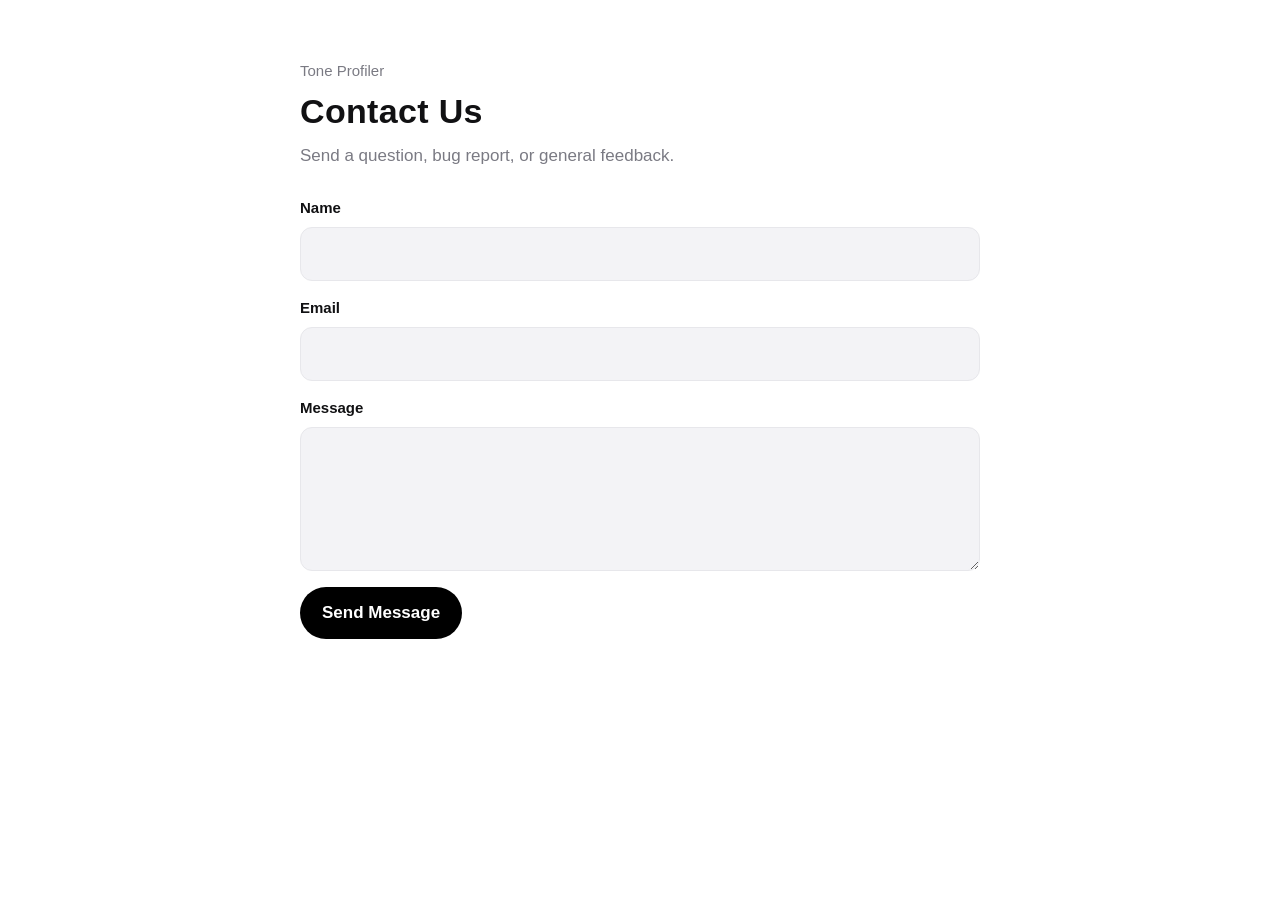
<file: apps/tone-profiler/contact/index.html>
<!doctype html>
<html lang="en">
<head>
  <meta charset="utf-8">
  <meta name="viewport" content="width=device-width, initial-scale=1">
  <title>Contact Us - Tone Profiler</title>
  <link rel="stylesheet" href="../assets/css/document.css">
</head>
<body>
  <main>
    <p class="eyebrow">Tone Profiler</p>
    <h1>Contact Us</h1>
    <p class="lede">Send a question, bug report, or general feedback.</p>

    <form class="form" action="https://formspree.io/f/xdaqrqwb" method="POST">
      <input type="hidden" name="_subject" value="Tone Profiler contact message">

      <div class="field">
        <label for="name">Name</label>
        <input id="name" name="name" type="text" autocomplete="name">
      </div>

      <div class="field">
        <label for="email">Email</label>
        <input id="email" name="email" type="email" autocomplete="email" required>
      </div>

      <div class="field">
        <label for="message">Message</label>
        <textarea id="message" name="message" required></textarea>
      </div>

      <button type="submit">Send Message</button>
    </form>
  </main>
</body>
</html>
</file>
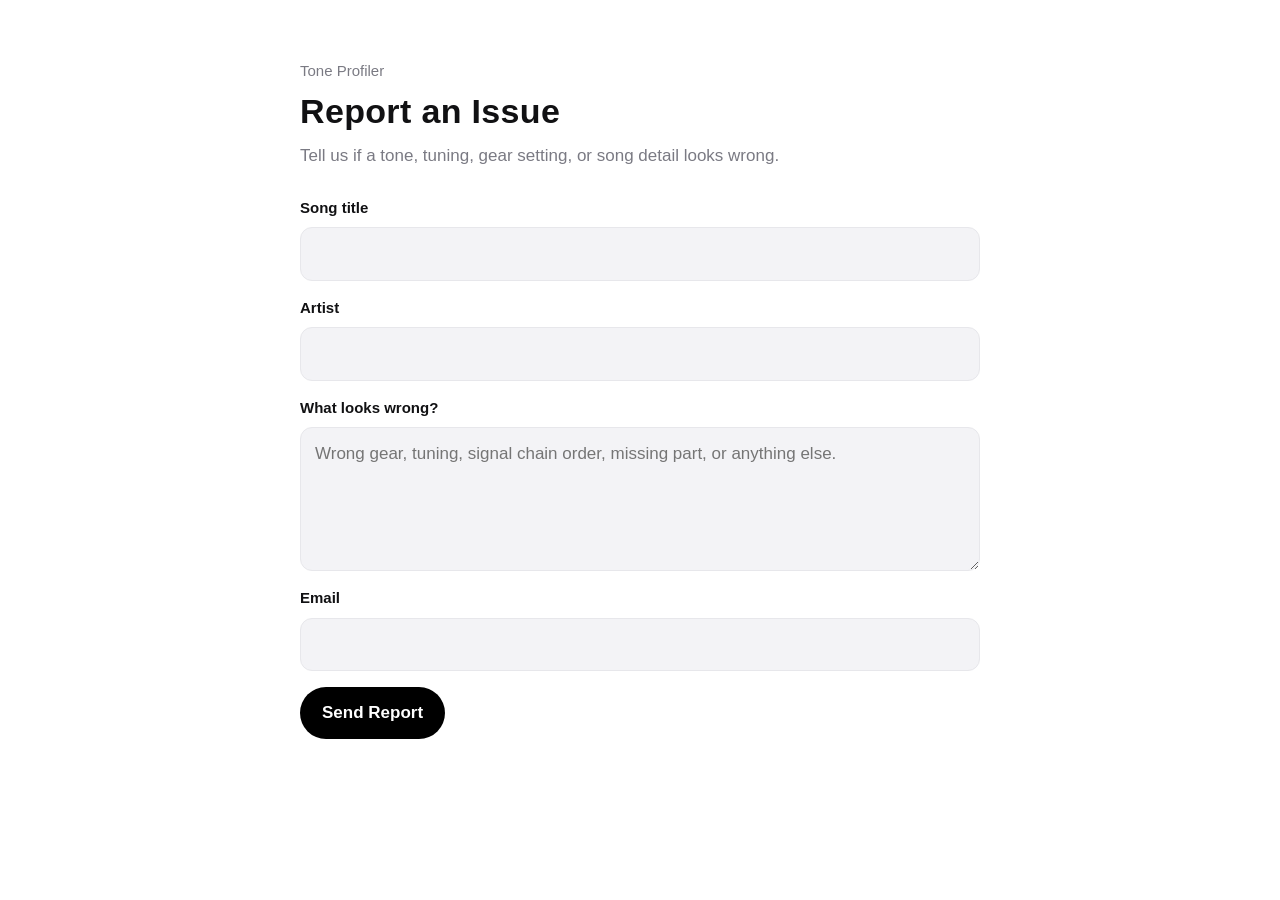
<file: apps/tone-profiler/report-issue/index.html>
<!doctype html>
<html lang="en">
<head>
  <meta charset="utf-8">
  <meta name="viewport" content="width=device-width, initial-scale=1">
  <title>Report an Issue - Tone Profiler</title>
  <link rel="stylesheet" href="../assets/css/document.css">
</head>
<body>
  <main>
    <p class="eyebrow">Tone Profiler</p>
    <h1>Report an Issue</h1>
    <p class="lede">Tell us if a tone, tuning, gear setting, or song detail looks wrong.</p>

    <form class="form" action="https://formspree.io/f/maewywpk" method="POST">
      <input type="hidden" name="_subject" value="Tone Profiler issue report">
      <input type="hidden" name="source" value="song-card">

      <div class="field">
        <label for="song">Song title</label>
        <input id="song" name="song_title" type="text" autocomplete="off">
      </div>

      <div class="field">
        <label for="artist">Artist</label>
        <input id="artist" name="artist_name" type="text" autocomplete="off">
      </div>

      <div class="field">
        <label for="message">What looks wrong?</label>
        <textarea id="message" name="message" placeholder="Wrong gear, tuning, signal chain order, missing part, or anything else." required></textarea>
      </div>

      <div class="field">
        <label for="email">Email</label>
        <input id="email" name="email" type="email" autocomplete="email">
      </div>

      <button type="submit">Send Report</button>
    </form>
  </main>
  <script>
    const params = new URLSearchParams(window.location.search);

    function fillField(id, names) {
      const input = document.getElementById(id);
      const value = names.map((name) => params.get(name)).find(Boolean);

      if (input && value) {
        input.value = value;
      }
    }

    fillField("song", ["songTitle", "song", "song_title"]);
    fillField("artist", ["artistName", "artist", "artist_name"]);
  </script>
</body>
</html>
</file>
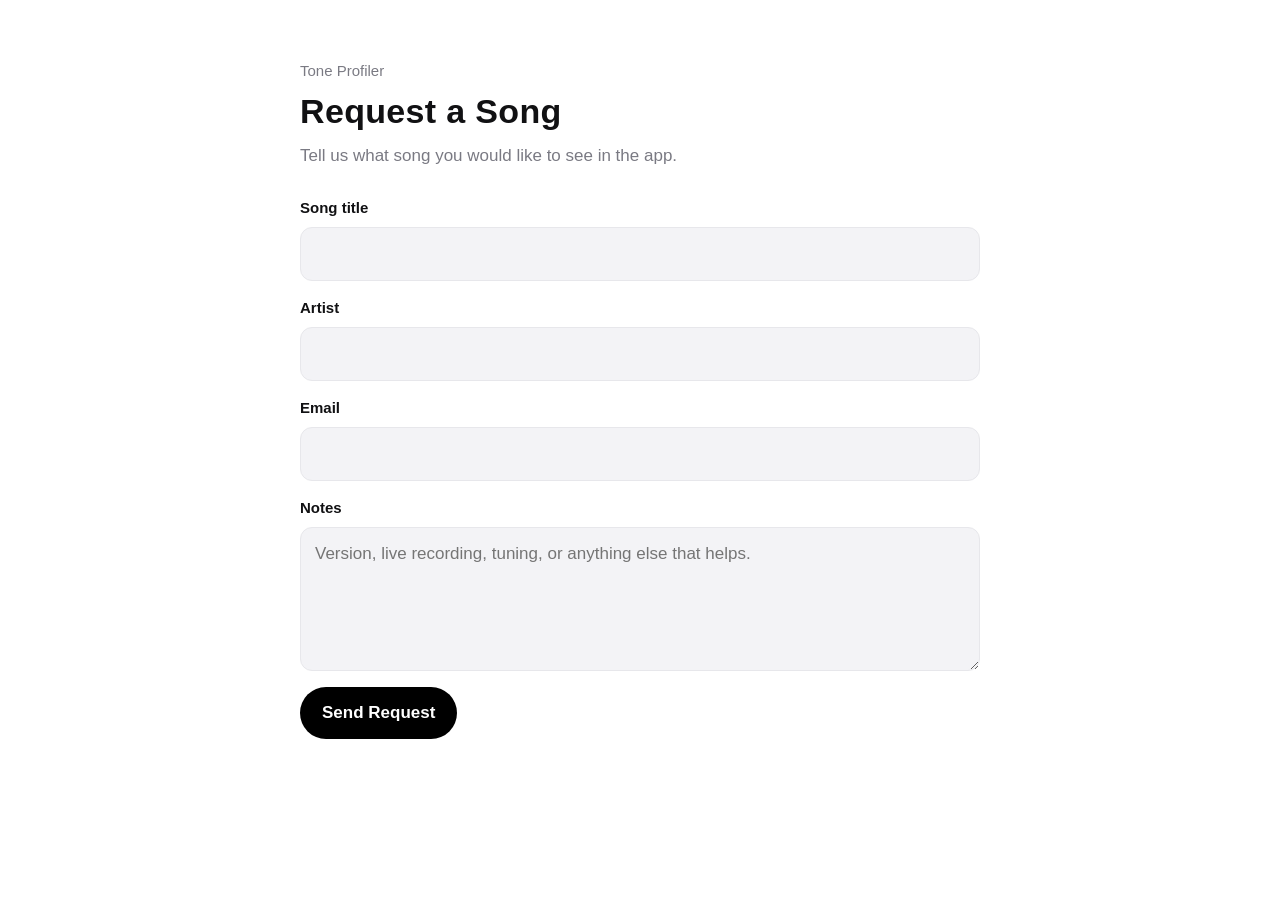
<file: apps/tone-profiler/request-song/index.html>
<!doctype html>
<html lang="en">
<head>
  <meta charset="utf-8">
  <meta name="viewport" content="width=device-width, initial-scale=1">
  <title>Request a Song - Tone Profiler</title>
  <link rel="stylesheet" href="../assets/css/document.css">
</head>
<body>
  <main>
    <p class="eyebrow">Tone Profiler</p>
    <h1>Request a Song</h1>
    <p class="lede">Tell us what song you would like to see in the app.</p>

    <form class="form" action="https://formspree.io/f/mzdnlnkp" method="POST">
      <input type="hidden" name="_subject" value="Tone Profiler song request">

      <div class="field">
        <label for="song">Song title</label>
        <input id="song" name="song" type="text" autocomplete="off" required>
      </div>

      <div class="field">
        <label for="artist">Artist</label>
        <input id="artist" name="artist" type="text" autocomplete="off" required>
      </div>

      <div class="field">
        <label for="email">Email</label>
        <input id="email" name="email" type="email" autocomplete="email">
      </div>

      <div class="field">
        <label for="message">Notes</label>
        <textarea id="message" name="message" placeholder="Version, live recording, tuning, or anything else that helps."></textarea>
      </div>

      <button type="submit">Send Request</button>
    </form>
  </main>
</body>
</html>
</file>
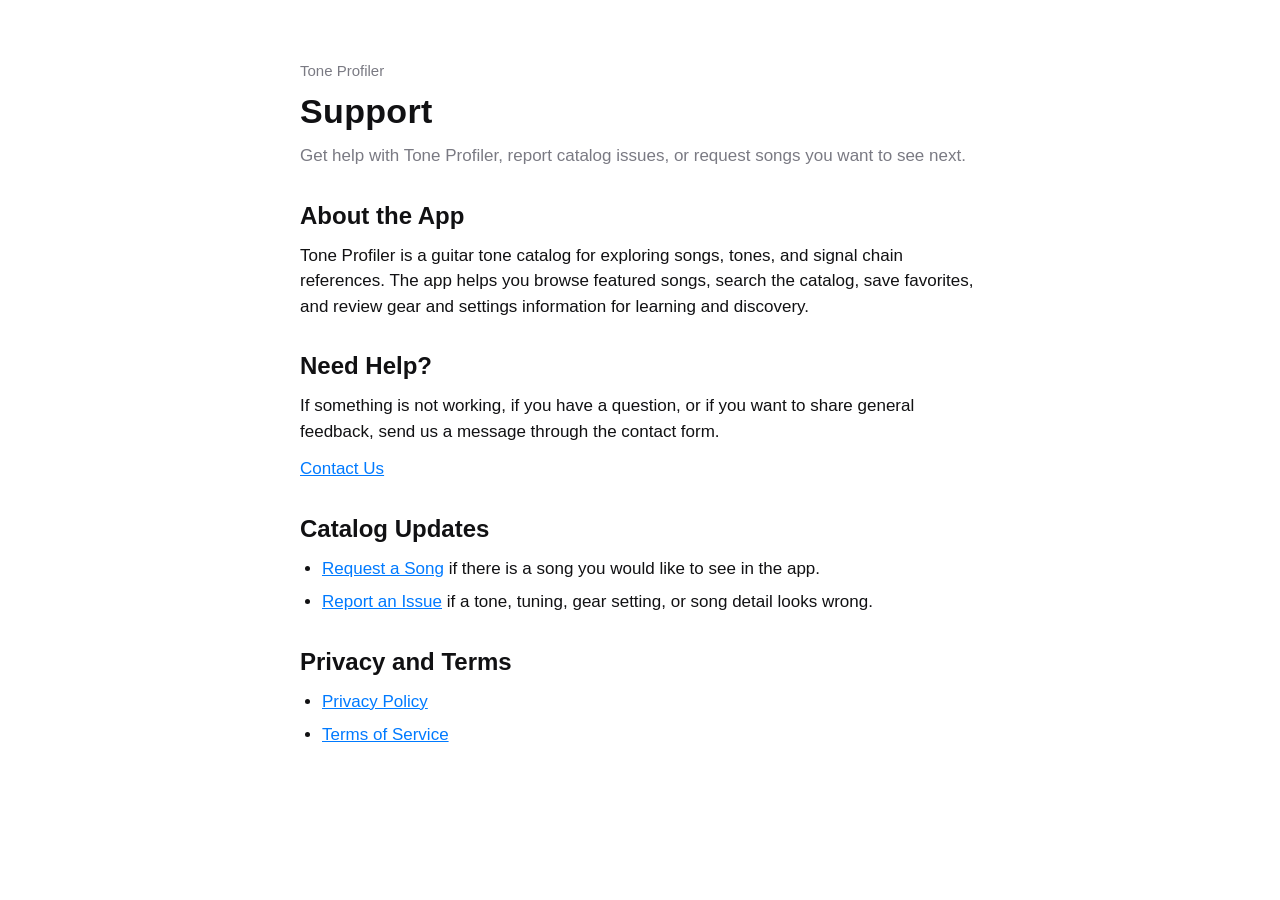
<file: apps/tone-profiler/support/index.html>
<!doctype html>
<html lang="en">
<head>
  <meta charset="utf-8">
  <meta name="viewport" content="width=device-width, initial-scale=1">
  <title>Support - Tone Profiler</title>
  <link rel="stylesheet" href="../assets/css/document.css">
</head>
<body>
  <main>
    <p class="eyebrow">Tone Profiler</p>
    <h1>Support</h1>
    <p class="lede">Get help with Tone Profiler, report catalog issues, or request songs you want to see next.</p>

    <h2>About the App</h2>
    <p>Tone Profiler is a guitar tone catalog for exploring songs, tones, and signal chain references. The app helps you browse featured songs, search the catalog, save favorites, and review gear and settings information for learning and discovery.</p>

    <h2>Need Help?</h2>
    <p>If something is not working, if you have a question, or if you want to share general feedback, send us a message through the contact form.</p>
    <p><a href="../contact/">Contact Us</a></p>

    <h2>Catalog Updates</h2>
    <ul>
      <li><a href="../request-song/">Request a Song</a> if there is a song you would like to see in the app.</li>
      <li><a href="../report-issue/">Report an Issue</a> if a tone, tuning, gear setting, or song detail looks wrong.</li>
    </ul>

    <h2>Privacy and Terms</h2>
    <ul>
      <li><a href="../legal/privacy-policy/">Privacy Policy</a></li>
      <li><a href="../legal/terms-of-service/">Terms of Service</a></li>
    </ul>
  </main>
</body>
</html>
</file>
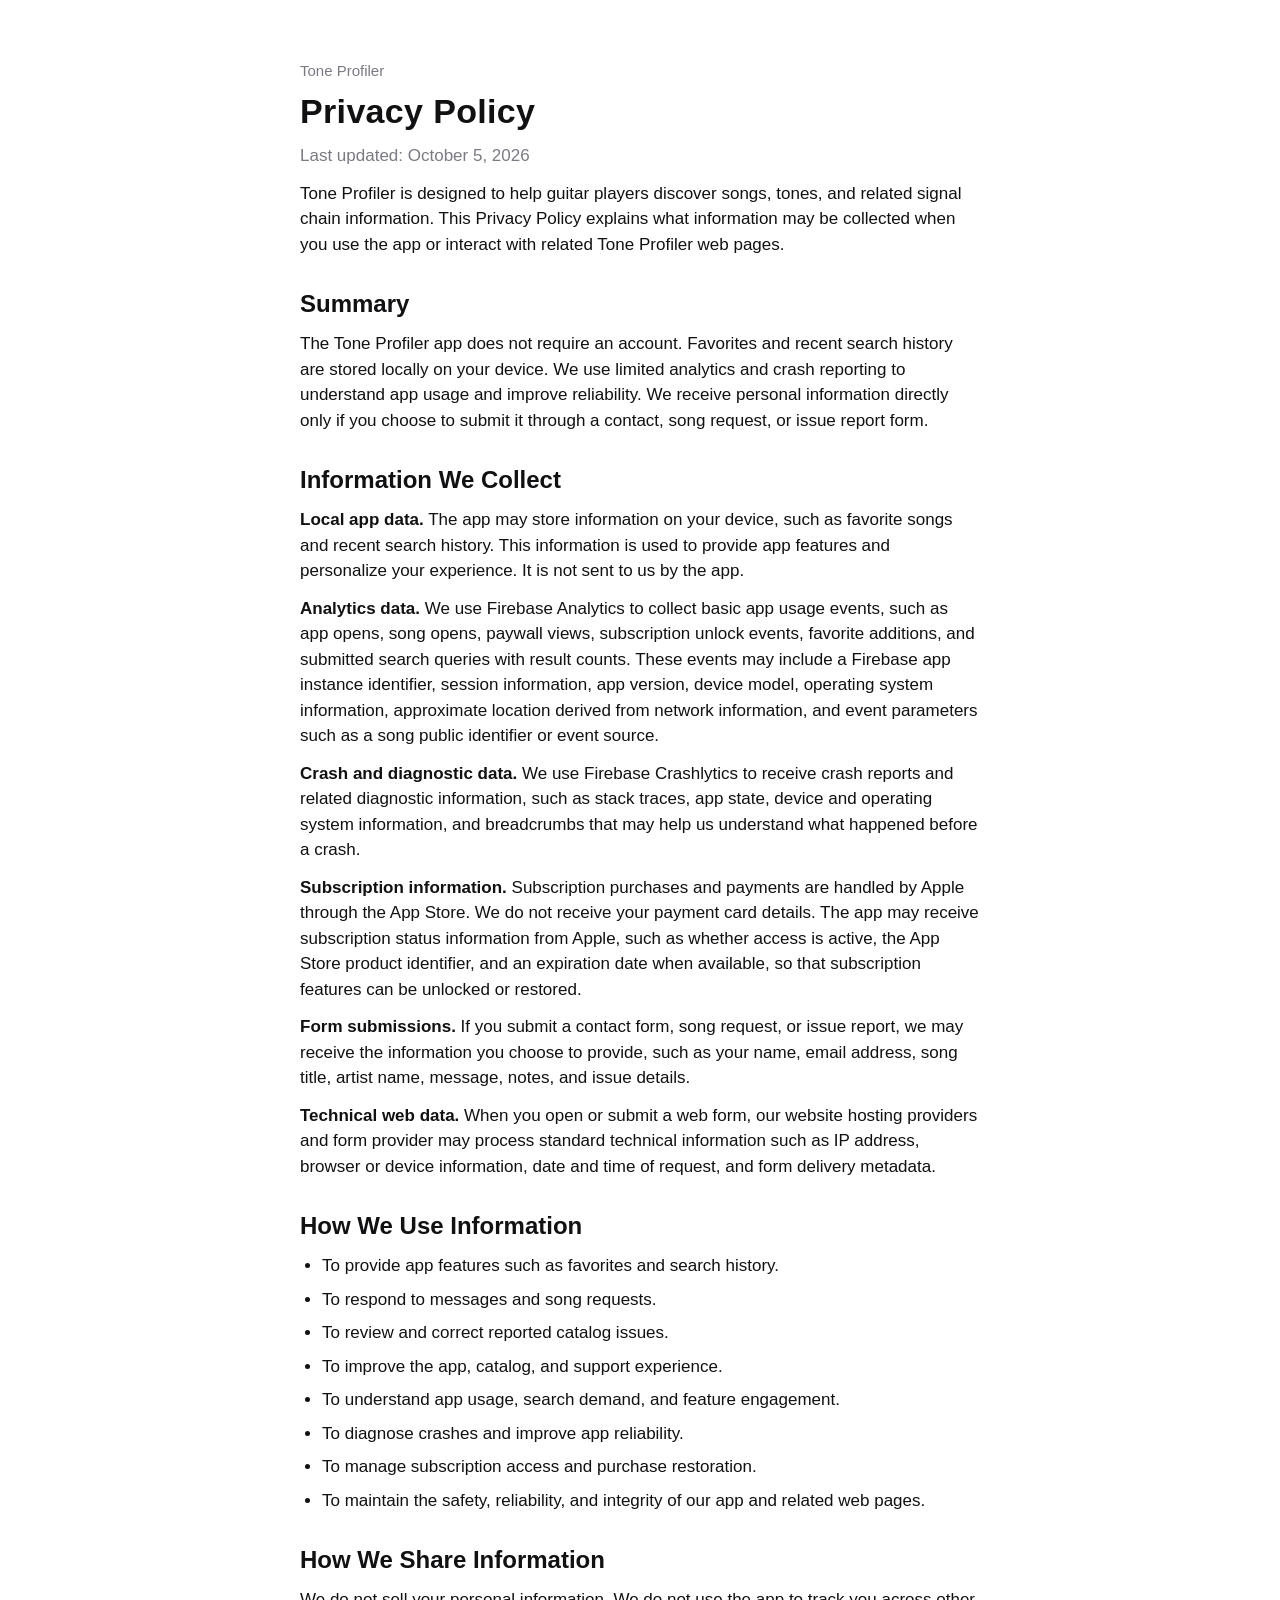
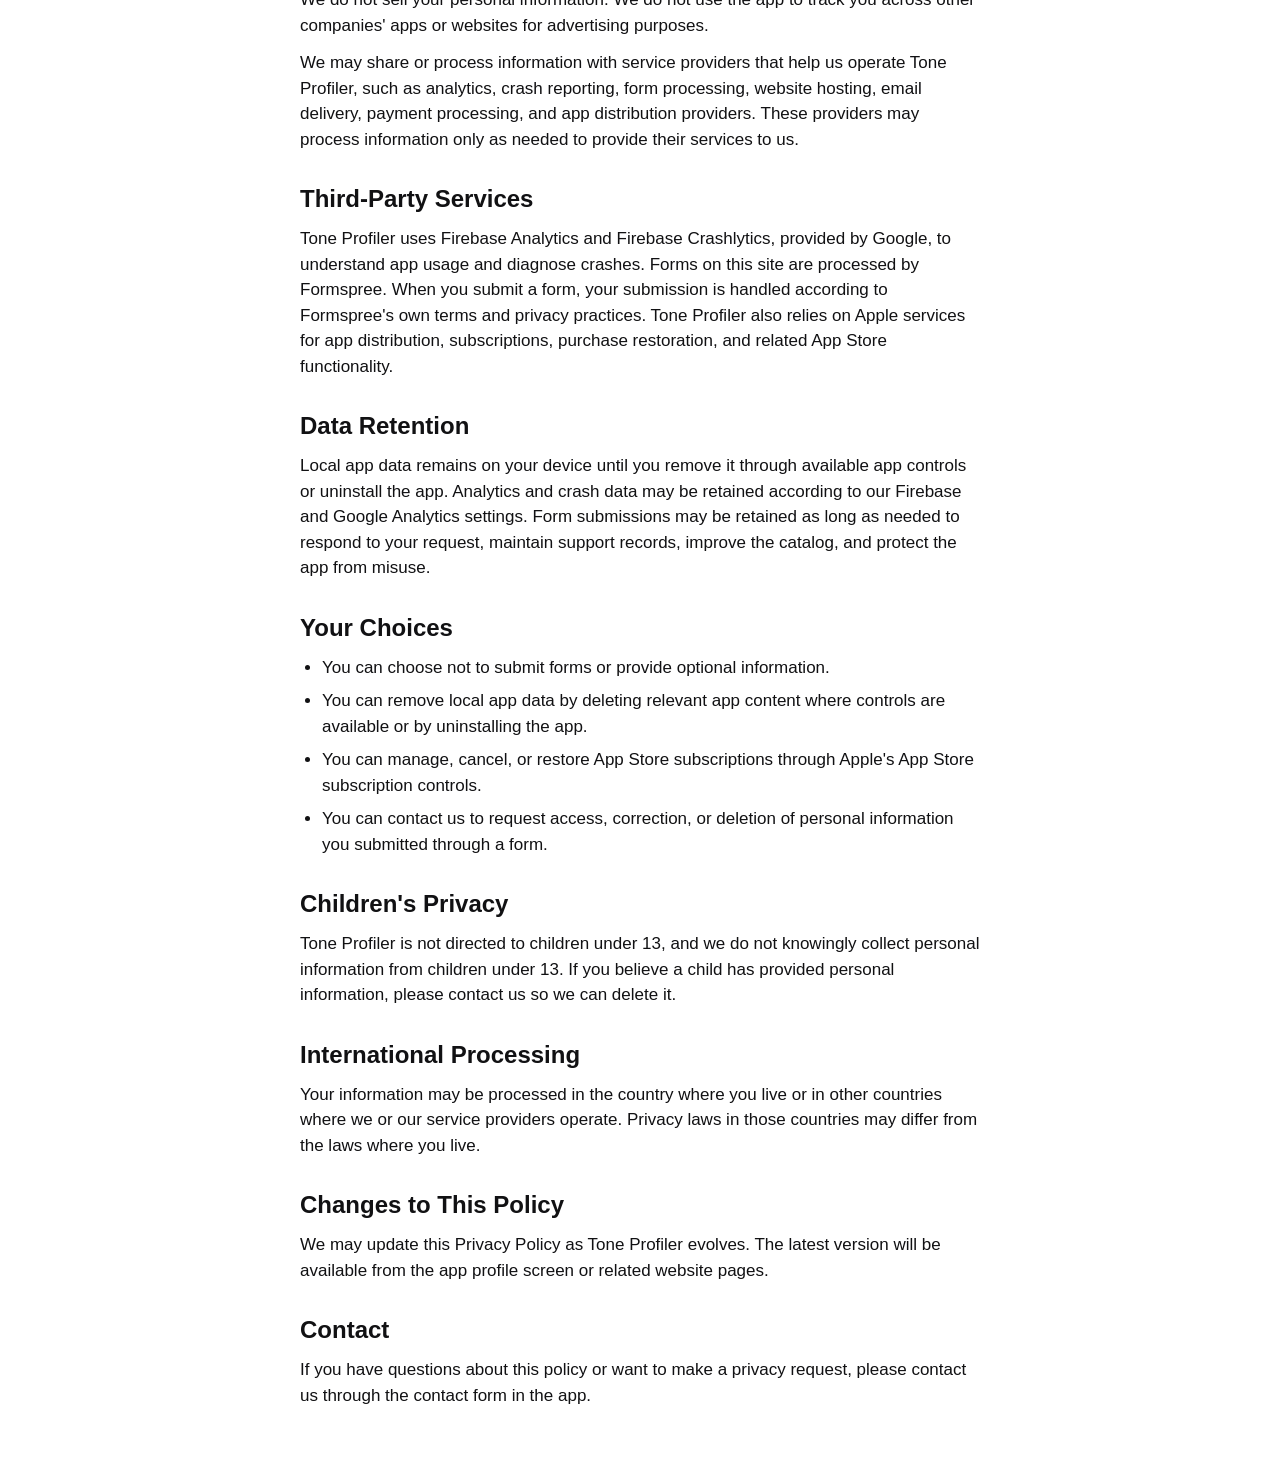
<file: apps/tone-profiler/legal/privacy-policy/index.html>
<!doctype html>
<html lang="en">
<head>
  <meta charset="utf-8">
  <meta name="viewport" content="width=device-width, initial-scale=1">
  <title>Privacy Policy - Tone Profiler</title>
  <link rel="stylesheet" href="../../assets/css/document.css">
</head>
<body>
  <main>
    <p class="eyebrow">Tone Profiler</p>
    <h1>Privacy Policy</h1>
    <p class="lede">Last updated: October 5, 2026</p>

    <p>Tone Profiler is designed to help guitar players discover songs, tones, and related signal chain information. This Privacy Policy explains what information may be collected when you use the app or interact with related Tone Profiler web pages.</p>

    <h2>Summary</h2>
    <p>The Tone Profiler app does not require an account. Favorites and recent search history are stored locally on your device. We use limited analytics and crash reporting to understand app usage and improve reliability. We receive personal information directly only if you choose to submit it through a contact, song request, or issue report form.</p>

    <h2>Information We Collect</h2>
    <p><strong>Local app data.</strong> The app may store information on your device, such as favorite songs and recent search history. This information is used to provide app features and personalize your experience. It is not sent to us by the app.</p>
    <p><strong>Analytics data.</strong> We use Firebase Analytics to collect basic app usage events, such as app opens, song opens, paywall views, subscription unlock events, favorite additions, and submitted search queries with result counts. These events may include a Firebase app instance identifier, session information, app version, device model, operating system information, approximate location derived from network information, and event parameters such as a song public identifier or event source.</p>
    <p><strong>Crash and diagnostic data.</strong> We use Firebase Crashlytics to receive crash reports and related diagnostic information, such as stack traces, app state, device and operating system information, and breadcrumbs that may help us understand what happened before a crash.</p>
    <p><strong>Subscription information.</strong> Subscription purchases and payments are handled by Apple through the App Store. We do not receive your payment card details. The app may receive subscription status information from Apple, such as whether access is active, the App Store product identifier, and an expiration date when available, so that subscription features can be unlocked or restored.</p>
    <p><strong>Form submissions.</strong> If you submit a contact form, song request, or issue report, we may receive the information you choose to provide, such as your name, email address, song title, artist name, message, notes, and issue details.</p>
    <p><strong>Technical web data.</strong> When you open or submit a web form, our website hosting providers and form provider may process standard technical information such as IP address, browser or device information, date and time of request, and form delivery metadata.</p>

    <h2>How We Use Information</h2>
    <ul>
      <li>To provide app features such as favorites and search history.</li>
      <li>To respond to messages and song requests.</li>
      <li>To review and correct reported catalog issues.</li>
      <li>To improve the app, catalog, and support experience.</li>
      <li>To understand app usage, search demand, and feature engagement.</li>
      <li>To diagnose crashes and improve app reliability.</li>
      <li>To manage subscription access and purchase restoration.</li>
      <li>To maintain the safety, reliability, and integrity of our app and related web pages.</li>
    </ul>

    <h2>How We Share Information</h2>
    <p>We do not sell your personal information. We do not use the app to track you across other companies' apps or websites for advertising purposes.</p>
    <p>We may share or process information with service providers that help us operate Tone Profiler, such as analytics, crash reporting, form processing, website hosting, email delivery, payment processing, and app distribution providers. These providers may process information only as needed to provide their services to us.</p>

    <h2>Third-Party Services</h2>
    <p>Tone Profiler uses Firebase Analytics and Firebase Crashlytics, provided by Google, to understand app usage and diagnose crashes. Forms on this site are processed by Formspree. When you submit a form, your submission is handled according to Formspree's own terms and privacy practices. Tone Profiler also relies on Apple services for app distribution, subscriptions, purchase restoration, and related App Store functionality.</p>

    <h2>Data Retention</h2>
    <p>Local app data remains on your device until you remove it through available app controls or uninstall the app. Analytics and crash data may be retained according to our Firebase and Google Analytics settings. Form submissions may be retained as long as needed to respond to your request, maintain support records, improve the catalog, and protect the app from misuse.</p>

    <h2>Your Choices</h2>
    <ul>
      <li>You can choose not to submit forms or provide optional information.</li>
      <li>You can remove local app data by deleting relevant app content where controls are available or by uninstalling the app.</li>
      <li>You can manage, cancel, or restore App Store subscriptions through Apple's App Store subscription controls.</li>
      <li>You can contact us to request access, correction, or deletion of personal information you submitted through a form.</li>
    </ul>

    <h2>Children's Privacy</h2>
    <p>Tone Profiler is not directed to children under 13, and we do not knowingly collect personal information from children under 13. If you believe a child has provided personal information, please contact us so we can delete it.</p>

    <h2>International Processing</h2>
    <p>Your information may be processed in the country where you live or in other countries where we or our service providers operate. Privacy laws in those countries may differ from the laws where you live.</p>

    <h2>Changes to This Policy</h2>
    <p>We may update this Privacy Policy as Tone Profiler evolves. The latest version will be available from the app profile screen or related website pages.</p>

    <h2>Contact</h2>
    <p>If you have questions about this policy or want to make a privacy request, please contact us through the contact form in the app.</p>
  </main>
</body>
</html>
</file>
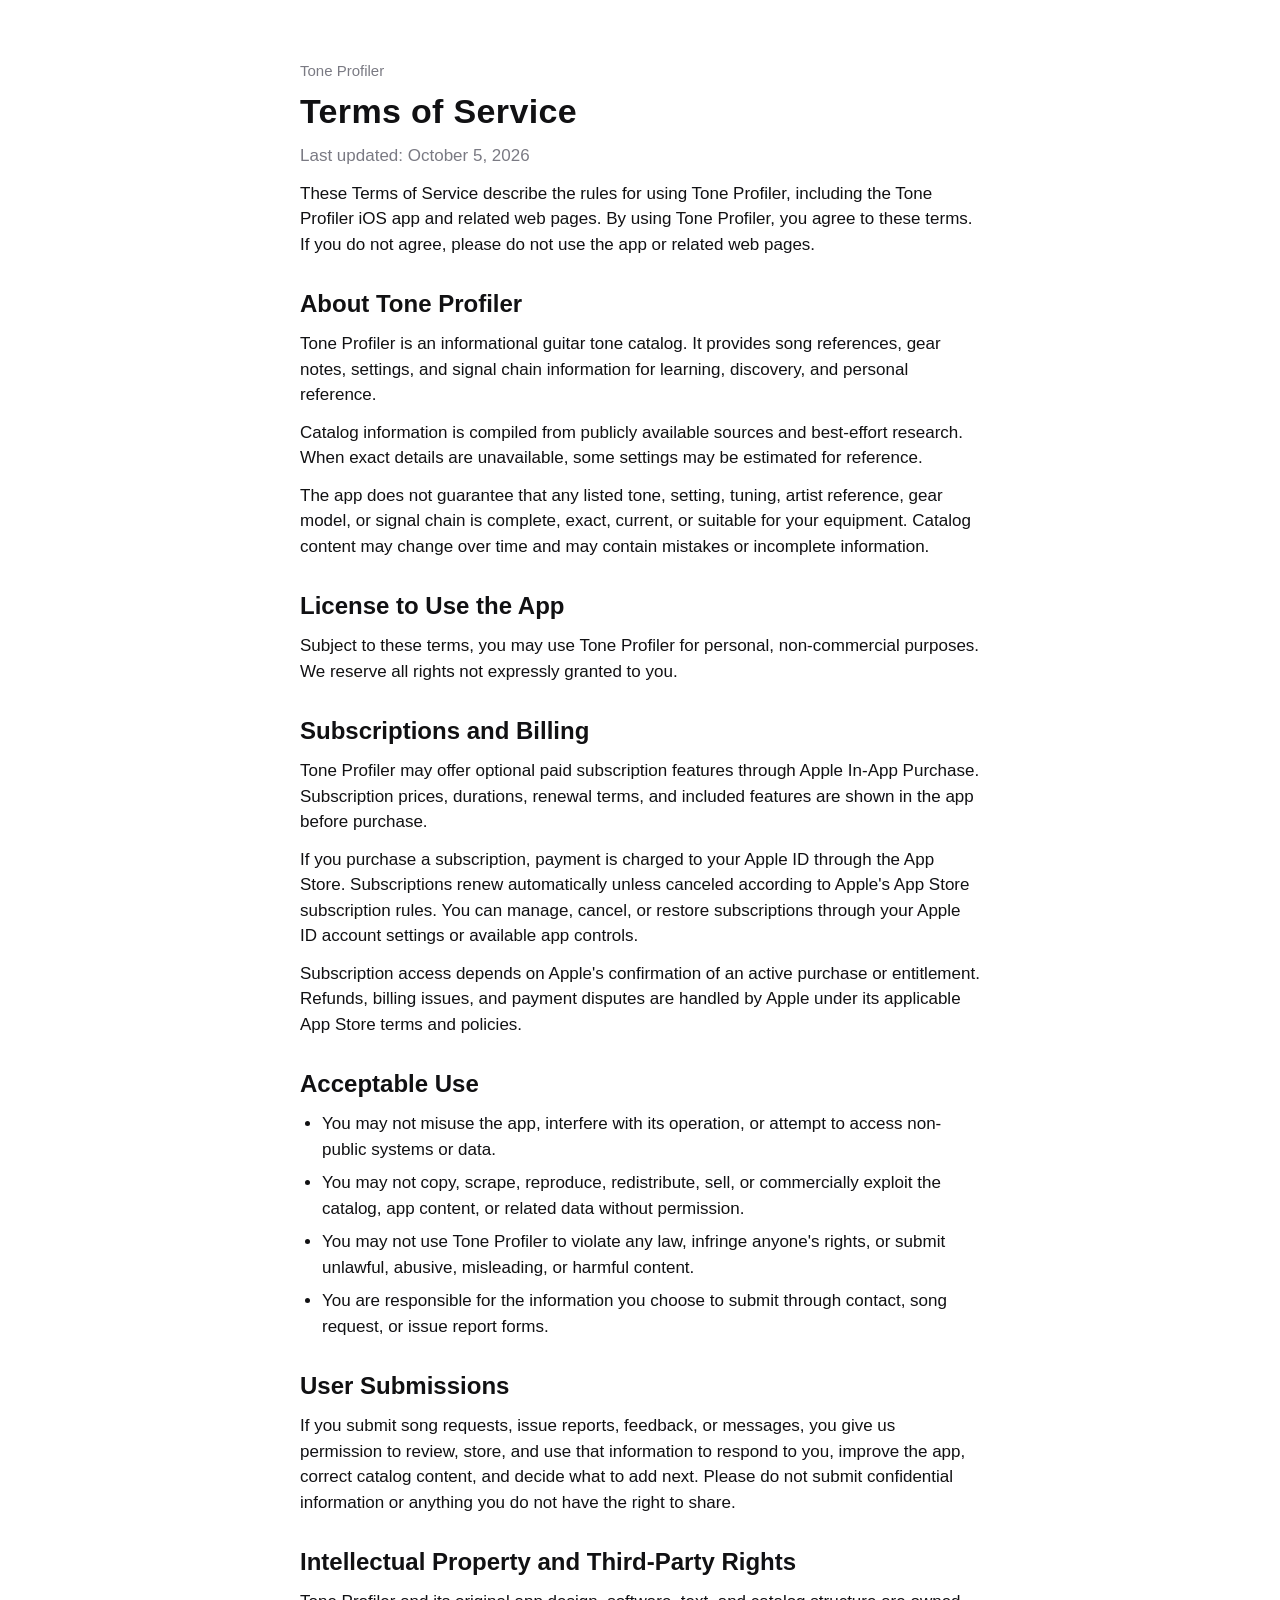
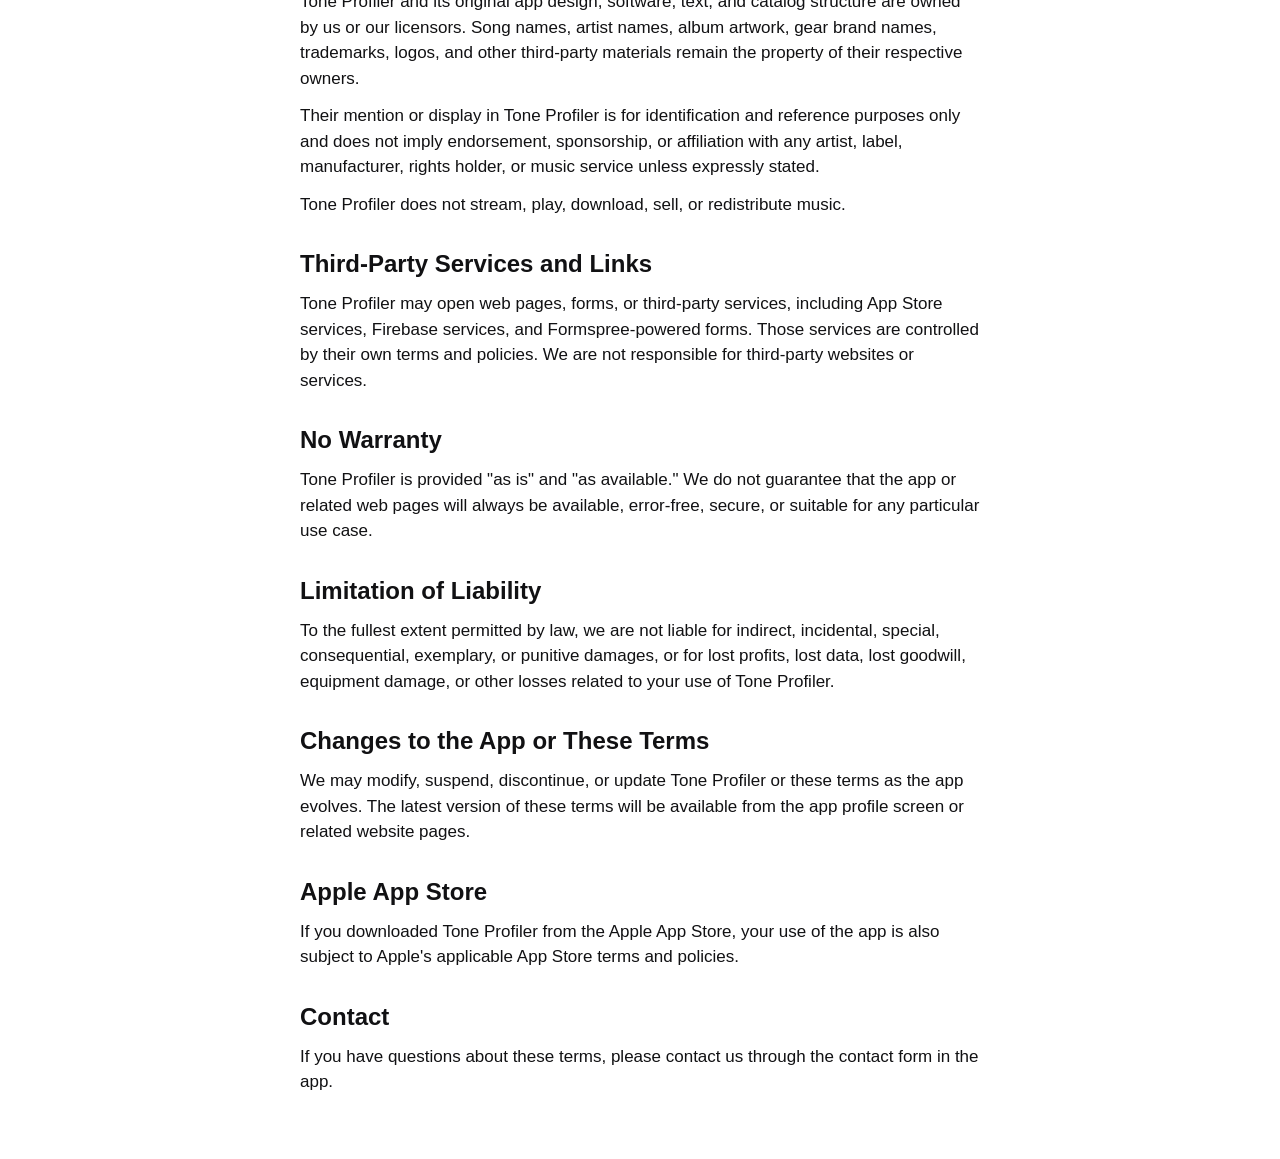
<file: apps/tone-profiler/legal/terms-of-service/index.html>
<!doctype html>
<html lang="en">
<head>
  <meta charset="utf-8">
  <meta name="viewport" content="width=device-width, initial-scale=1">
  <title>Terms of Service - Tone Profiler</title>
  <link rel="stylesheet" href="../../assets/css/document.css">
</head>
<body>
  <main>
    <p class="eyebrow">Tone Profiler</p>
    <h1>Terms of Service</h1>
    <p class="lede">Last updated: October 5, 2026</p>

    <p>These Terms of Service describe the rules for using Tone Profiler, including the Tone Profiler iOS app and related web pages. By using Tone Profiler, you agree to these terms. If you do not agree, please do not use the app or related web pages.</p>

    <h2>About Tone Profiler</h2>
    <p>Tone Profiler is an informational guitar tone catalog. It provides song references, gear notes, settings, and signal chain information for learning, discovery, and personal reference.</p>
    <p>Catalog information is compiled from publicly available sources and best-effort research. When exact details are unavailable, some settings may be estimated for reference.</p>
    <p>The app does not guarantee that any listed tone, setting, tuning, artist reference, gear model, or signal chain is complete, exact, current, or suitable for your equipment. Catalog content may change over time and may contain mistakes or incomplete information.</p>

    <h2>License to Use the App</h2>
    <p>Subject to these terms, you may use Tone Profiler for personal, non-commercial purposes. We reserve all rights not expressly granted to you.</p>

    <h2>Subscriptions and Billing</h2>
    <p>Tone Profiler may offer optional paid subscription features through Apple In-App Purchase. Subscription prices, durations, renewal terms, and included features are shown in the app before purchase.</p>
    <p>If you purchase a subscription, payment is charged to your Apple ID through the App Store. Subscriptions renew automatically unless canceled according to Apple's App Store subscription rules. You can manage, cancel, or restore subscriptions through your Apple ID account settings or available app controls.</p>
    <p>Subscription access depends on Apple's confirmation of an active purchase or entitlement. Refunds, billing issues, and payment disputes are handled by Apple under its applicable App Store terms and policies.</p>

    <h2>Acceptable Use</h2>
    <ul>
      <li>You may not misuse the app, interfere with its operation, or attempt to access non-public systems or data.</li>
      <li>You may not copy, scrape, reproduce, redistribute, sell, or commercially exploit the catalog, app content, or related data without permission.</li>
      <li>You may not use Tone Profiler to violate any law, infringe anyone's rights, or submit unlawful, abusive, misleading, or harmful content.</li>
      <li>You are responsible for the information you choose to submit through contact, song request, or issue report forms.</li>
    </ul>

    <h2>User Submissions</h2>
    <p>If you submit song requests, issue reports, feedback, or messages, you give us permission to review, store, and use that information to respond to you, improve the app, correct catalog content, and decide what to add next. Please do not submit confidential information or anything you do not have the right to share.</p>

    <h2>Intellectual Property and Third-Party Rights</h2>
    <p>Tone Profiler and its original app design, software, text, and catalog structure are owned by us or our licensors. Song names, artist names, album artwork, gear brand names, trademarks, logos, and other third-party materials remain the property of their respective owners.</p>
    <p>Their mention or display in Tone Profiler is for identification and reference purposes only and does not imply endorsement, sponsorship, or affiliation with any artist, label, manufacturer, rights holder, or music service unless expressly stated.</p>
    <p>Tone Profiler does not stream, play, download, sell, or redistribute music.</p>

    <h2>Third-Party Services and Links</h2>
    <p>Tone Profiler may open web pages, forms, or third-party services, including App Store services, Firebase services, and Formspree-powered forms. Those services are controlled by their own terms and policies. We are not responsible for third-party websites or services.</p>

    <h2>No Warranty</h2>
    <p>Tone Profiler is provided "as is" and "as available." We do not guarantee that the app or related web pages will always be available, error-free, secure, or suitable for any particular use case.</p>

    <h2>Limitation of Liability</h2>
    <p>To the fullest extent permitted by law, we are not liable for indirect, incidental, special, consequential, exemplary, or punitive damages, or for lost profits, lost data, lost goodwill, equipment damage, or other losses related to your use of Tone Profiler.</p>

    <h2>Changes to the App or These Terms</h2>
    <p>We may modify, suspend, discontinue, or update Tone Profiler or these terms as the app evolves. The latest version of these terms will be available from the app profile screen or related website pages.</p>

    <h2>Apple App Store</h2>
    <p>If you downloaded Tone Profiler from the Apple App Store, your use of the app is also subject to Apple's applicable App Store terms and policies.</p>

    <h2>Contact</h2>
    <p>If you have questions about these terms, please contact us through the contact form in the app.</p>
  </main>
</body>
</html>
</file>
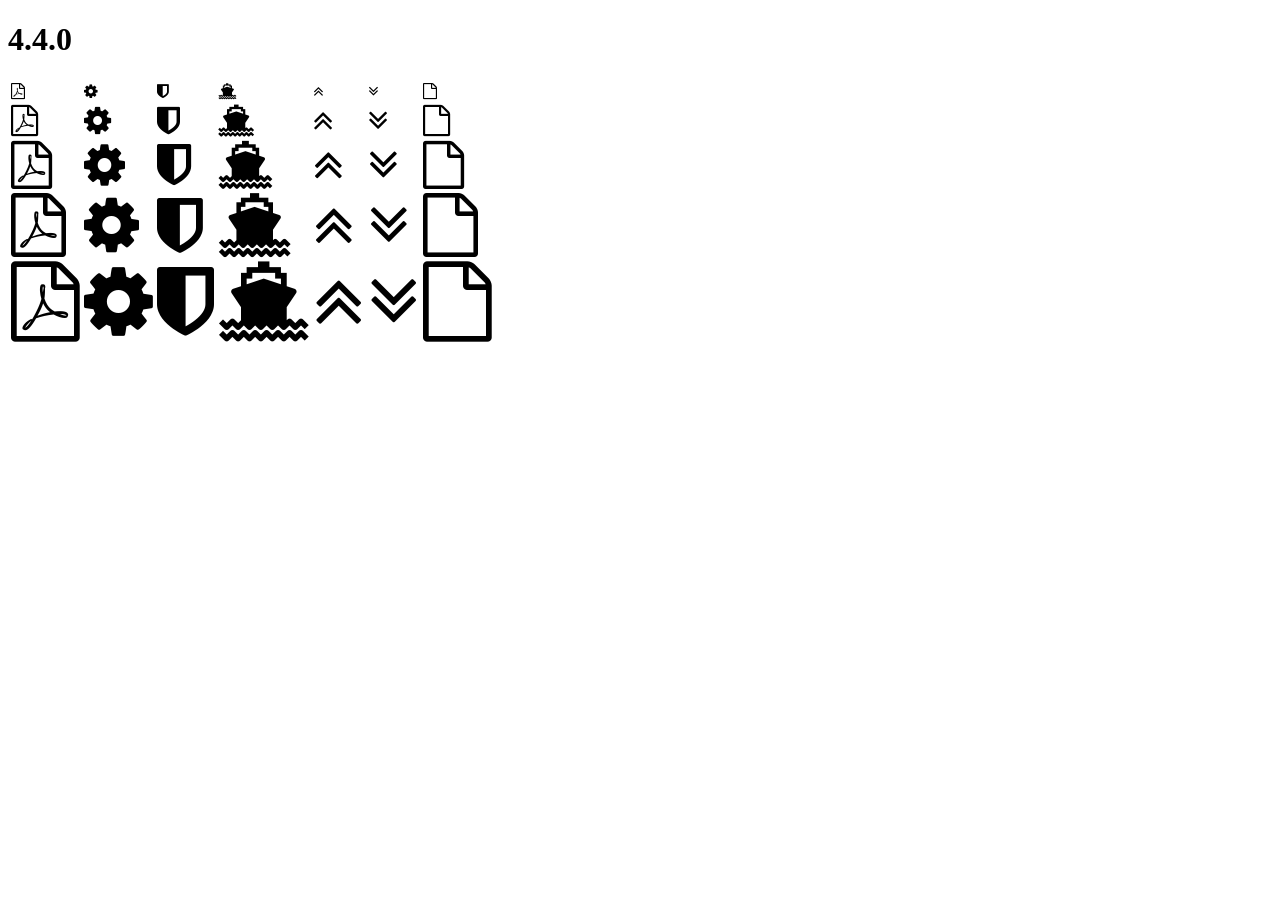
<file: assets/plugins/font-awesome/fonts/4.4.0/index.html>
<!DOCTYPE html>
<html>
  <head>
    <link rel="stylesheet" href="https://maxcdn.bootstrapcdn.com/font-awesome/4.4.0/css/font-awesome.css" />
  </head>

  <body>
    <h1>4.4.0</h1>
    <table>
      <tr>
        <td><i class="fa fa-1x fa-file-pdf-o"></i></td>
        <td><i class="fa fa-1x fa-cog"></i></td>
        <td><i class="fa fa-1x fa-shield"></i></td>
        <td><i class="fa fa-1x fa-ship"></i></td>
        <td><i class="fa fa-1x fa-angle-double-up"></i></td>
        <td><i class="fa fa-1x fa-angle-double-down"></i></td>
        <td><i class="fa fa-1x fa-file-o"></i></td>
      </tr>
      <tr>
        <td><i class="fa fa-2x fa-file-pdf-o"></i></td>
        <td><i class="fa fa-2x fa-cog"></i></td>
        <td><i class="fa fa-2x fa-shield"></i></td>
        <td><i class="fa fa-2x fa-ship"></i></td>
        <td><i class="fa fa-2x fa-angle-double-up"></i></td>
        <td><i class="fa fa-2x fa-angle-double-down"></i></td>
        <td><i class="fa fa-2x fa-file-o"></i></td>
      </tr>
      <tr>
        <td><i class="fa fa-3x fa-file-pdf-o"></i></td>
        <td><i class="fa fa-3x fa-cog"></i></td>
        <td><i class="fa fa-3x fa-shield"></i></td>
        <td><i class="fa fa-3x fa-ship"></i></td>
        <td><i class="fa fa-3x fa-angle-double-up"></i></td>
        <td><i class="fa fa-3x fa-angle-double-down"></i></td>
        <td><i class="fa fa-3x fa-file-o"></i></td>
      </tr>
      <tr>
        <td><i class="fa fa-4x fa-file-pdf-o"></i></td>
        <td><i class="fa fa-4x fa-cog"></i></td>
        <td><i class="fa fa-4x fa-shield"></i></td>
        <td><i class="fa fa-4x fa-ship"></i></td>
        <td><i class="fa fa-4x fa-angle-double-up"></i></td>
        <td><i class="fa fa-4x fa-angle-double-down"></i></td>
        <td><i class="fa fa-4x fa-file-o"></i></td>
      </tr>
      <tr>
        <td><i class="fa fa-5x fa-file-pdf-o"></i></td>
        <td><i class="fa fa-5x fa-cog"></i></td>
        <td><i class="fa fa-5x fa-shield"></i></td>
        <td><i class="fa fa-5x fa-ship"></i></td>
        <td><i class="fa fa-5x fa-angle-double-up"></i></td>
        <td><i class="fa fa-5x fa-angle-double-down"></i></td>
        <td><i class="fa fa-5x fa-file-o"></i></td>
      </tr>
    </table>
  </body>

</html>
</file>
<file: assets/css/themes.light.css>
/**
 * THEMES.LIGHT
 */
/* Body */
body {
  background: #fff;
  color: #939393;
}

/* Heading */
h1,
h2,
h3,
h4,
h5,
h6 {
  color: #727272;
}

/* Link Container */
.t-link-container {
  color: inherit;
  display: block;
}

.t-link-container:hover,
.t-link-container:focus,
.t-link-container:active {
  color: inherit;
}

.t-link-container .t-link-container__item--blended {
  color: inherit;
}

/* Links */
a,
.t-link-container .t-link-container__item,
.t-link-container:hover .t-link-container__item--blended {
  color: #F8BB10;
}

/* Hover Links */
a:hover,
a:focus,
a:active,
.t-link-container:hover .t-link-container__item {
  color: #e0a707;
}

/* Horizontal Rulers */
hr,
.t-border-color {
  border-color: #ececec;
}

hr,
.t-border-color-bg {
  background: #ececec;
}

/* Primary Color */
.t-primary-color,
.t-primary-color-line {
  color: #F8BB10;
}

.t-primary-bg,
.t-primary-color-line {
  background: #F8BB10;
}

/* Preloader */
.t-preloader__spinner:not(:required):before {
  border-top-color: #F8BB10;
  border-bottom-color: #F8BB10;
}

/* Brand Colors */
.t-title__first-word {
  color: #939393;
}

.t-title__second-word {
  color: #F8BB10;
}

.t-sub-title {
  color: #939393;
}

/* Brand Typography */
.t-title {
  font-size: 4.8rem;
  line-height: 0.91;
}

.t-title__first-word {
  text-transform: lowercase;
  font-weight: 300;
}

.t-title__second-word {
  text-transform: uppercase;
  font-weight: 700;
}

.t-sub-title {
  font-weight: 300;
  font-size: 1.5rem;
  margin-left: .3rem;
}

/* Icons */
.fa {
  color: #e0e0e0;
}

/* Social Buttons */
.t-social-button {
  background: #ededed;
  border-color: #ededed;
}

.t-social-button .fa {
  color: #c6c6c6;
}

.t-social-button:hover {
  background: transparent;
}

.t-social-button:hover .fa {
  color: #F8BB10;
}

/* Image Overlay */
.t-image-overlay {
  background: #fff;
}

.t-image-overlay * {
  color: #3a3a3a;
}

.t-image-overlay:hover img {
  opacity: 0.2;
}

.t-image-overlay__deco-line {
  color: #535353;
  background: #535353;
}

/* Transition */
a,
button,
a .fa,
.t-link-container .t-link-container__item,
.t-link-container .t-link-container__item--blended {
  transition: all .15s linear;
}

/* Sections */
.t-section__header {
  background: #fafafa;
}

.t-section__content,
.t-section--header .t-section__header {
  background: #fff;
}

.t-section__content-border-color {
  border-color: #fff;
}

.t-timeline__point {
  box-shadow: 0 0 0 6px #fff;
}

@media (max-width: 1023px) {
  .t-section__header {
    border-top: 1px solid #ececec;
    border-bottom: 1px solid #ececec;
  }
  .t-section--header .t-section__header {
    border-top: none;
    border-bottom: none;
  }
}

@media (min-width: 1024px) {
  /* Odd Sections */
  .t-section,
  .t-section__header,
  .t-section--header .t-section__header {
    background: #fbfbfb;
  }
  .t-section__content {
    background: #fff;
  }
  /* Even Sections */
  .t-section:nth-child(even),
  .t-section:nth-child(even) .t-section__header {
    background: #f8f8f8;
  }
  .t-section:nth-child(even) .t-section__content {
    background: #fcfcfc;
  }
  .t-section:nth-child(even) .t-timeline__point {
    box-shadow: 0 0 0 6px #fcfcfc;
  }
}

/*# sourceMappingURL=themes.light.css.map */
</file>
<file: assets/css/custom.css>
/**
 * CUSTOM CSS
 *
 * Here you can add your custom CSS code.
 */
 
 .a-experience-timeline {
   margin-bottom: 30px;
 }

 @media (min-width: 760px) {
   .a-experience-timeline {
     margin-bottom: 60px;
   }
 }

 .a-education-timeline {
   padding-top: 0;
   margin-top: 30px;
 }

 @media (min-width: 760px) {
   .a-education-timeline {
     margin-top: 60px;
   }
 }

/*# sourceMappingURL=custom.css.map */
</file>
<file: apps/tone-profiler/assets/css/document.css>
:root {
  color-scheme: light;
  --text: #111113;
  --muted: #7a7a83;
  --line: #e7e7eb;
  --fill: #f3f3f6;
  --accent: #007aff;
}

* {
  box-sizing: border-box;
}

body {
  margin: 0;
  background: #fff;
  color: var(--text);
  font: 17px/1.5 -apple-system, BlinkMacSystemFont, "SF Pro Text", "Segoe UI", sans-serif;
}

main {
  width: min(100%, 720px);
  margin: 0 auto;
  padding: 48px 20px 64px;
}

h1,
h2,
p,
ul {
  margin: 0;
}

h1 {
  font-size: 34px;
  line-height: 1.2;
  font-weight: 700;
  letter-spacing: 0.01em;
}

h2 {
  margin-top: 32px;
  font-size: 24px;
  line-height: 1.25;
  font-weight: 700;
}

p,
ul {
  margin-top: 12px;
}

ul {
  padding-left: 22px;
}

li + li {
  margin-top: 8px;
}

.eyebrow {
  margin-bottom: 8px;
  color: var(--muted);
  font-size: 15px;
}

.lede {
  margin-top: 12px;
  color: var(--muted);
}

.form {
  margin-top: 28px;
  display: grid;
  gap: 16px;
}

.field {
  display: grid;
  gap: 8px;
}

label {
  font-size: 15px;
  font-weight: 600;
}

input,
textarea {
  width: 100%;
  border: 1px solid var(--line);
  border-radius: 12px;
  background: var(--fill);
  color: var(--text);
  font: inherit;
  padding: 13px 14px;
  outline: none;
}

textarea {
  min-height: 144px;
  resize: vertical;
}

input:focus,
textarea:focus {
  border-color: var(--accent);
  background: #fff;
}

button {
  width: fit-content;
  border: 0;
  border-radius: 999px;
  background: #000;
  color: #fff;
  font: inherit;
  font-weight: 600;
  padding: 13px 22px;
  cursor: pointer;
}

.note {
  margin-top: 20px;
  color: var(--muted);
  font-size: 15px;
}

a {
  color: var(--accent);
}
</file>
<file: assets/plugins/nivo-lightbox/themes/default/default.css>
/*
 * Nivo Lightbox Default Theme v1.0
 * http://dev7studios.com/nivo-lightbox
 *
 * Copyright 2013, Dev7studios
 * Free to use and abuse under the MIT license.
 * http://www.opensource.org/licenses/mit-license.php
 */
 
.nivo-lightbox-theme-default.nivo-lightbox-overlay { 
	background: #666;
	background: rgba(0,0,0,0.6); 
}
.nivo-lightbox-theme-default .nivo-lightbox-content.nivo-lightbox-loading { background: url(loading.gif) no-repeat 50% 50%; }

.nivo-lightbox-theme-default .nivo-lightbox-nav {
	top: 10%;
	width: 8%;
	height: 80%;
	text-indent: -9999px;
	background-repeat: no-repeat;
	background-position: 50% 50%;
	opacity: 0.5;
}
.nivo-lightbox-theme-default .nivo-lightbox-nav:hover { 
	opacity: 1; 
	background-color: rgba(0,0,0,0.5);
}
.nivo-lightbox-theme-default .nivo-lightbox-prev { 
	background-image: url(prev.png); 
	border-radius: 0 3px 3px 0;
}
.nivo-lightbox-theme-default .nivo-lightbox-next { 
	background-image: url(next.png); 
	border-radius: 3px 0 0 3px;
}

.nivo-lightbox-theme-default .nivo-lightbox-close {
	display: block;
	background: url(close.png) no-repeat 5px 5px;
	width: 16px;
	height: 16px;
	text-indent: -9999px;
	padding: 5px;
	opacity: 0.5;
}
.nivo-lightbox-theme-default .nivo-lightbox-close:hover { opacity: 1; }

.nivo-lightbox-theme-default .nivo-lightbox-title-wrap { bottom: -7%; }
.nivo-lightbox-theme-default .nivo-lightbox-title {
	font: 14px/20px 'Helvetica Neue', Helvetica, Arial, sans-serif;
	font-style: normal;
	font-weight: normal;
	background: #000;
	color: #fff;
	padding: 7px 15px;
	border-radius: 30px;
}

.nivo-lightbox-theme-default .nivo-lightbox-image img {
	background: #fff;
	-webkit-box-shadow: 0px 1px 1px rgba(0,0,0,0.4);
	   -moz-box-shadow: 0px 1px 1px rgba(0,0,0,0.4);
	        box-shadow: 0px 1px 1px rgba(0,0,0,0.4);
}
.nivo-lightbox-theme-default .nivo-lightbox-ajax,
.nivo-lightbox-theme-default .nivo-lightbox-inline {
	background: #fff;
	padding: 40px;
	-webkit-box-shadow: 0px 1px 1px rgba(0,0,0,0.4);
	   -moz-box-shadow: 0px 1px 1px rgba(0,0,0,0.4);
	        box-shadow: 0px 1px 1px rgba(0,0,0,0.4);
}

@media (-webkit-min-device-pixel-ratio: 1.3),
       (-o-min-device-pixel-ratio: 2.6/2),
       (min--moz-device-pixel-ratio: 1.3),
       (min-device-pixel-ratio: 1.3),
       (min-resolution: 1.3dppx) {

	.nivo-lightbox-theme-default .nivo-lightbox-content.nivo-lightbox-loading { 
		background-image: url(loading@2x.gif); 
		background-size: 32px 32px;
	}
	.nivo-lightbox-theme-default .nivo-lightbox-prev { 
		background-image: url(prev@2x.png); 
		background-size: 48px 48px;
	}
	.nivo-lightbox-theme-default .nivo-lightbox-next { 
		background-image: url(next@2x.png); 
		background-size: 48px 48px;
	}
	.nivo-lightbox-theme-default .nivo-lightbox-close { 
		background-image: url(close@2x.png); 
		background-size: 16px 16px;
	}
	
}
</file>
<file: assets/css/main.css>
@charset "UTF-8";
/*! normalize.css v3.0.3 | MIT License | github.com/necolas/normalize.css */
/**
 * 1. Set default font family to sans-serif.
 * 2. Prevent iOS and IE text size adjust after device orientation change,
 *    without disabling user zoom.
 */
html {
  font-family: sans-serif;
  /* 1 */
  -ms-text-size-adjust: 100%;
  /* 2 */
  -webkit-text-size-adjust: 100%;
  /* 2 */
}

/**
 * Remove default margin.
 */
body {
  margin: 0;
}

/* HTML5 display definitions
   ========================================================================== */
/**
 * Correct `block` display not defined for any HTML5 element in IE 8/9.
 * Correct `block` display not defined for `details` or `summary` in IE 10/11
 * and Firefox.
 * Correct `block` display not defined for `main` in IE 11.
 */
article,
aside,
details,
figcaption,
figure,
footer,
header,
main,
menu,
nav,
section,
summary {
  display: block;
}

/**
 * 1. Correct `inline-block` display not defined in IE 8/9.
 * 2. Normalize vertical alignment of `progress` in Chrome, Firefox, and Opera.
 */
audio,
canvas,
progress,
video {
  display: inline-block;
  /* 1 */
  vertical-align: baseline;
  /* 2 */
}

/**
 * Prevent modern browsers from displaying `audio` without controls.
 * Remove excess height in iOS 5 devices.
 */
audio:not([controls]) {
  display: none;
  height: 0;
}

/**
 * Address `[hidden]` styling not present in IE 8/9/10.
 * Hide the `template` element in IE 8/9/10/11, Safari, and Firefox < 22.
 */
[hidden],
template {
  display: none;
}

/* Links
   ========================================================================== */
/**
 * Remove the gray background color from active links in IE 10.
 */
a {
  background-color: transparent;
}

/**
 * Improve readability of focused elements when they are also in an
 * active/hover state.
 */
a:active,
a:hover {
  outline: 0;
}

/* Text-level semantics
   ========================================================================== */
/**
 * Address styling not present in IE 8/9/10/11, Safari, and Chrome.
 */
abbr[title] {
  border-bottom: 1px dotted;
}

/**
 * Address style set to `bolder` in Firefox 4+, Safari, and Chrome.
 */
b,
strong {
  font-weight: bold;
}

/**
 * Address styling not present in Safari and Chrome.
 */
dfn {
  font-style: italic;
}

/**
 * Address variable `h1` font-size and margin within `section` and `article`
 * contexts in Firefox 4+, Safari, and Chrome.
 */
h1 {
  font-size: 2em;
  margin: 0.67em 0;
}

/**
 * Address styling not present in IE 8/9.
 */
mark {
  background: #ff0;
  color: #000;
}

/**
 * Address inconsistent and variable font size in all browsers.
 */
small {
  font-size: 80%;
}

/**
 * Prevent `sub` and `sup` affecting `line-height` in all browsers.
 */
sub,
sup {
  font-size: 75%;
  line-height: 0;
  position: relative;
  vertical-align: baseline;
}

sup {
  top: -0.5em;
}

sub {
  bottom: -0.25em;
}

/* Embedded content
   ========================================================================== */
/**
 * Remove border when inside `a` element in IE 8/9/10.
 */
img {
  border: 0;
}

/**
 * Correct overflow not hidden in IE 9/10/11.
 */
svg:not(:root) {
  overflow: hidden;
}

/* Grouping content
   ========================================================================== */
/**
 * Address margin not present in IE 8/9 and Safari.
 */
figure {
  margin: 1em 40px;
}

/**
 * Address differences between Firefox and other browsers.
 */
hr {
  box-sizing: content-box;
  height: 0;
}

/**
 * Contain overflow in all browsers.
 */
pre {
  overflow: auto;
}

/**
 * Address odd `em`-unit font size rendering in all browsers.
 */
code,
kbd,
pre,
samp {
  font-family: monospace, monospace;
  font-size: 1em;
}

/* Forms
   ========================================================================== */
/**
 * Known limitation: by default, Chrome and Safari on OS X allow very limited
 * styling of `select`, unless a `border` property is set.
 */
/**
 * 1. Correct color not being inherited.
 *    Known issue: affects color of disabled elements.
 * 2. Correct font properties not being inherited.
 * 3. Address margins set differently in Firefox 4+, Safari, and Chrome.
 */
button,
input,
optgroup,
select,
textarea {
  color: inherit;
  /* 1 */
  font: inherit;
  /* 2 */
  margin: 0;
  /* 3 */
}

/**
 * Address `overflow` set to `hidden` in IE 8/9/10/11.
 */
button {
  overflow: visible;
}

/**
 * Address inconsistent `text-transform` inheritance for `button` and `select`.
 * All other form control elements do not inherit `text-transform` values.
 * Correct `button` style inheritance in Firefox, IE 8/9/10/11, and Opera.
 * Correct `select` style inheritance in Firefox.
 */
button,
select {
  text-transform: none;
}

/**
 * 1. Avoid the WebKit bug in Android 4.0.* where (2) destroys native `audio`
 *    and `video` controls.
 * 2. Correct inability to style clickable `input` types in iOS.
 * 3. Improve usability and consistency of cursor style between image-type
 *    `input` and others.
 */
button,
html input[type="button"],
input[type="reset"],
input[type="submit"] {
  -webkit-appearance: button;
  /* 2 */
  cursor: pointer;
  /* 3 */
}

/**
 * Re-set default cursor for disabled elements.
 */
button[disabled],
html input[disabled] {
  cursor: default;
}

/**
 * Remove inner padding and border in Firefox 4+.
 */
button::-moz-focus-inner,
input::-moz-focus-inner {
  border: 0;
  padding: 0;
}

/**
 * Address Firefox 4+ setting `line-height` on `input` using `!important` in
 * the UA stylesheet.
 */
input {
  line-height: normal;
}

/**
 * It's recommended that you don't attempt to style these elements.
 * Firefox's implementation doesn't respect box-sizing, padding, or width.
 *
 * 1. Address box sizing set to `content-box` in IE 8/9/10.
 * 2. Remove excess padding in IE 8/9/10.
 */
input[type="checkbox"],
input[type="radio"] {
  box-sizing: border-box;
  /* 1 */
  padding: 0;
  /* 2 */
}

/**
 * Fix the cursor style for Chrome's increment/decrement buttons. For certain
 * `font-size` values of the `input`, it causes the cursor style of the
 * decrement button to change from `default` to `text`.
 */
input[type="number"]::-webkit-inner-spin-button,
input[type="number"]::-webkit-outer-spin-button {
  height: auto;
}

/**
 * 1. Address `appearance` set to `searchfield` in Safari and Chrome.
 * 2. Address `box-sizing` set to `border-box` in Safari and Chrome.
 */
input[type="search"] {
  -webkit-appearance: textfield;
  /* 1 */
  box-sizing: content-box;
  /* 2 */
}

/**
 * Remove inner padding and search cancel button in Safari and Chrome on OS X.
 * Safari (but not Chrome) clips the cancel button when the search input has
 * padding (and `textfield` appearance).
 */
input[type="search"]::-webkit-search-cancel-button,
input[type="search"]::-webkit-search-decoration {
  -webkit-appearance: none;
}

/**
 * Define consistent border, margin, and padding.
 */
fieldset {
  border: 1px solid #c0c0c0;
  margin: 0 2px;
  padding: 0.35em 0.625em 0.75em;
}

/**
 * 1. Correct `color` not being inherited in IE 8/9/10/11.
 * 2. Remove padding so people aren't caught out if they zero out fieldsets.
 */
legend {
  border: 0;
  /* 1 */
  padding: 0;
  /* 2 */
}

/**
 * Remove default vertical scrollbar in IE 8/9/10/11.
 */
textarea {
  overflow: auto;
}

/**
 * Don't inherit the `font-weight` (applied by a rule above).
 * NOTE: the default cannot safely be changed in Chrome and Safari on OS X.
 */
optgroup {
  font-weight: bold;
}

/* Tables
   ========================================================================== */
/**
 * Remove most spacing between table cells.
 */
table {
  border-collapse: collapse;
  border-spacing: 0;
}

td,
th {
  padding: 0;
}

body,
h1, h2, h3, h4, h5, h6,
p,
blockquote,
pre,
dl, dd,
ol, ul,
form, fieldset, legend,
figure,
table, th, td, caption,
hr {
  margin: 0;
  padding: 0;
}

abbr[title],
dfn[title] {
  cursor: help;
}

address {
  font-style: normal;
}

ol ol,
ul ul,
ol ul,
ul ol {
  margin-bottom: 0;
}

img {
  font-style: italic;
  vertical-align: middle;
}

label {
  display: inline-block;
}

input,
button,
select,
textarea {
  line-height: inherit;
  border-radius: 0;
}

textarea {
  resize: vertical;
}

fieldset {
  min-width: 0;
  border: 0;
}

legend {
  display: block;
  width: 100%;
  line-height: inherit;
}

input[type="search"] {
  box-sizing: inherit;
  -webkit-appearance: none;
}

html {
  box-sizing: border-box;
}

*,
*::before,
*::after {
  box-sizing: inherit;
}

h1, h2, h3, h4, h5, h6,
p,
ul, ol,
dl,
blockquote,
address,
hr,
table,
fieldset,
figure,
pre,
.c-progress-bar {
  margin-bottom: 0.55rem;
}

html {
  font-size: 14px;
  min-height: 100%;
  -webkit-text-size-adjust: 100%;
  -ms-text-size-adjust: 100%;
  -moz-osx-font-smoothing: grayscale;
  -webkit-font-smoothing: antialiased;
}

body {
  font-size: 1rem;
  font-family: Lato, "Helvetica Neue", Helvetica, Arial, sans-serif;
  line-height: 1.75;
  color: #333;
  background: #fff;
}

html,
body {
  height: 100%;
}

body {
  font-weight: 400;
  -webkit-font-smoothing: subpixel-antialiased;
}

h1,
h2,
h3, .c-number,
h4,
h5,
h6 {
  font-family: Lato, "Helvetica Neue", Helvetica, Arial, sans-serif;
  font-weight: 600;
}

h1 small,
h2 small,
h3 small, .c-number small,
h4 small,
h5 small,
h6 small {
  font-weight: 400;
  font-size: .7em;
}

h2,
h3, .c-number {
  font-size: 1.2rem;
  line-height: 1.45;
  text-transform: uppercase;
}

a {
  text-decoration: none;
}

hr {
  height: 2px;
  color: #ccc;
  background: #ccc;
  font-size: 0;
  border: 0;
}

ul,
ol,
dd {
  margin-left: 3.5rem;
  padding: 0;
}

[dir=rtl] ul, [dir=rtl]
ol, [dir=rtl]
dd {
  margin-right: 3.5rem;
}

img {
  max-width: 100%;
}

img[width],
img[height] {
  max-width: none;
}

.o-list-bare,
.c-social-buttons,
.c-clients {
  margin-left: 0;
  padding: 0;
  list-style: none;
}

[dir=rtl] .o-list-bare,
[dir=rtl] .c-social-buttons,
[dir=rtl] .c-clients {
  margin-right: 0;
}

.o-list-inline {
  margin-left: 0;
  padding: 0;
  list-style: none;
}

.o-list-inline > li {
  display: inline-block;
}

[dir=rtl] .o-list-inline {
  margin-right: 0;
}

.o-media {
  display: -webkit-flex;
  display: -ms-flexbox;
  display: flex;
  -webkit-align-items: flex-start;
      -ms-flex-align: start;
          align-items: flex-start;
}

.o-media__figure {
  margin-right: 1rem;
}

.o-media__body {
  -webkit-flex: 1;
      -ms-flex: 1;
          flex: 1;
}

.o-media__body,
.o-media__body :last-child {
  margin-bottom: 0;
}

.o-media--reverse > .o-media__figure {
  -webkit-order: 1;
      -ms-flex-order: 1;
          order: 1;
  margin-left: 1rem;
  margin-right: 0;
}

.o-media--flush > .o-media__figure {
  margin-left: 0;
  margin-right: 0;
}

.o-media--block > .o-media__figure {
  margin-left: 0;
  margin-right: 0;
  width: 2.8rem;
}

.o-container {
  max-width: 1276px;
  margin: 0 auto;
}

.o-content {
  padding-bottom: 1.75rem;
}

.o-content__body,
.o-content__body :last-child {
  margin-bottom: 0;
}

@media (min-width: 760px) {
  .o-content {
    padding-bottom: 1.75rem;
  }
}

@media (min-width: 1200px) {
  .o-content {
    padding-bottom: 2.7125rem;
  }
}

.o-grid {
  display: -webkit-flex;
  display: -ms-flexbox;
  display: flex;
  -webkit-flex-flow: row wrap;
      -ms-flex-flow: row wrap;
          flex-flow: row wrap;
  margin-right: -3.5rem;
  position: relative;
}

.o-grid--gallery {
  margin-right: -1.75rem;
  margin-bottom: -1.75rem;
}

.o-grid--gallery [class*="o-grid__col"] {
  padding-right: 1.75rem;
  margin-bottom: 1.75rem;
}

[class*="o-grid__col"] {
  width: 100%;
  padding-right: 3.5rem;
  margin-bottom: 0;
}

.o-grid__col-xs-1 {
  -webkit-flex: 0 0 auto;
      -ms-flex: 0 0 auto;
          flex: 0 0 auto;
  width: calc(99.999999% * 0.08333);
}

.o-grid__col-xs-1:nth-child(1n){
  margin-right: 0;
}

.o-grid__col-xs-1:last-child{
  margin-right: 0;
}

.o-grid__col-xs-1:nth-child(0n){
  float: right;
}

.o-grid__col-xs-1:nth-child(0n){
  margin-right: 0;
}

.o-grid__col-xs-2 {
  -webkit-flex: 0 0 auto;
      -ms-flex: 0 0 auto;
          flex: 0 0 auto;
  width: calc(99.999999% * 0.16667);
}

.o-grid__col-xs-2:nth-child(1n){
  margin-right: 0;
}

.o-grid__col-xs-2:last-child{
  margin-right: 0;
}

.o-grid__col-xs-2:nth-child(0n){
  float: right;
}

.o-grid__col-xs-2:nth-child(0n){
  margin-right: 0;
}

.o-grid__col-xs-3 {
  -webkit-flex: 0 0 auto;
      -ms-flex: 0 0 auto;
          flex: 0 0 auto;
  width: calc(99.999999% * 0.25);
}

.o-grid__col-xs-3:nth-child(1n){
  margin-right: 0;
}

.o-grid__col-xs-3:last-child{
  margin-right: 0;
}

.o-grid__col-xs-3:nth-child(0n){
  float: right;
}

.o-grid__col-xs-3:nth-child(0n){
  margin-right: 0;
}

.o-grid__col-xs-4 {
  -webkit-flex: 0 0 auto;
      -ms-flex: 0 0 auto;
          flex: 0 0 auto;
  width: calc(99.999999% * 0.33333);
}

.o-grid__col-xs-4:nth-child(1n){
  margin-right: 0;
}

.o-grid__col-xs-4:last-child{
  margin-right: 0;
}

.o-grid__col-xs-4:nth-child(0n){
  float: right;
}

.o-grid__col-xs-4:nth-child(0n){
  margin-right: 0;
}

.o-grid__col-xs-5 {
  -webkit-flex: 0 0 auto;
      -ms-flex: 0 0 auto;
          flex: 0 0 auto;
  width: calc(99.999999% * 0.41667);
}

.o-grid__col-xs-5:nth-child(1n){
  margin-right: 0;
}

.o-grid__col-xs-5:last-child{
  margin-right: 0;
}

.o-grid__col-xs-5:nth-child(0n){
  float: right;
}

.o-grid__col-xs-5:nth-child(0n){
  margin-right: 0;
}

.o-grid__col-xs-6 {
  -webkit-flex: 0 0 auto;
      -ms-flex: 0 0 auto;
          flex: 0 0 auto;
  width: calc(99.999999% * 0.5);
}

.o-grid__col-xs-6:nth-child(1n){
  margin-right: 0;
}

.o-grid__col-xs-6:last-child{
  margin-right: 0;
}

.o-grid__col-xs-6:nth-child(0n){
  float: right;
}

.o-grid__col-xs-6:nth-child(0n){
  margin-right: 0;
}

.o-grid__col-xs-7 {
  -webkit-flex: 0 0 auto;
      -ms-flex: 0 0 auto;
          flex: 0 0 auto;
  width: calc(99.999999% * 0.58333);
}

.o-grid__col-xs-7:nth-child(1n){
  margin-right: 0;
}

.o-grid__col-xs-7:last-child{
  margin-right: 0;
}

.o-grid__col-xs-7:nth-child(0n){
  float: right;
}

.o-grid__col-xs-7:nth-child(0n){
  margin-right: 0;
}

.o-grid__col-xs-8 {
  -webkit-flex: 0 0 auto;
      -ms-flex: 0 0 auto;
          flex: 0 0 auto;
  width: calc(99.999999% * 0.66667);
}

.o-grid__col-xs-8:nth-child(1n){
  margin-right: 0;
}

.o-grid__col-xs-8:last-child{
  margin-right: 0;
}

.o-grid__col-xs-8:nth-child(0n){
  float: right;
}

.o-grid__col-xs-8:nth-child(0n){
  margin-right: 0;
}

.o-grid__col-xs-9 {
  -webkit-flex: 0 0 auto;
      -ms-flex: 0 0 auto;
          flex: 0 0 auto;
  width: calc(99.999999% * 0.75);
}

.o-grid__col-xs-9:nth-child(1n){
  margin-right: 0;
}

.o-grid__col-xs-9:last-child{
  margin-right: 0;
}

.o-grid__col-xs-9:nth-child(0n){
  float: right;
}

.o-grid__col-xs-9:nth-child(0n){
  margin-right: 0;
}

.o-grid__col-xs-10 {
  -webkit-flex: 0 0 auto;
      -ms-flex: 0 0 auto;
          flex: 0 0 auto;
  width: calc(99.999999% * 0.83333);
}

.o-grid__col-xs-10:nth-child(1n){
  margin-right: 0;
}

.o-grid__col-xs-10:last-child{
  margin-right: 0;
}

.o-grid__col-xs-10:nth-child(0n){
  float: right;
}

.o-grid__col-xs-10:nth-child(0n){
  margin-right: 0;
}

.o-grid__col-xs-11 {
  -webkit-flex: 0 0 auto;
      -ms-flex: 0 0 auto;
          flex: 0 0 auto;
  width: calc(99.999999% * 0.91667);
}

.o-grid__col-xs-11:nth-child(1n){
  margin-right: 0;
}

.o-grid__col-xs-11:last-child{
  margin-right: 0;
}

.o-grid__col-xs-11:nth-child(0n){
  float: right;
}

.o-grid__col-xs-11:nth-child(0n){
  margin-right: 0;
}

.o-grid__col-xs-12 {
  -webkit-flex: 0 0 auto;
      -ms-flex: 0 0 auto;
          flex: 0 0 auto;
  width: calc(99.999999% * 1);
}

.o-grid__col-xs-12:nth-child(1n){
  margin-right: 0;
}

.o-grid__col-xs-12:last-child{
  margin-right: 0;
}

.o-grid__col-xs-12:nth-child(0n){
  float: right;
}

.o-grid__col-xs-12:nth-child(0n){
  margin-right: 0;
}

@media (min-width: 600px) {
  .o-grid__col-sm-1 {
    -webkit-flex: 0 0 auto;
        -ms-flex: 0 0 auto;
            flex: 0 0 auto;
    width: calc(99.999999% * 0.08333);
  }
  .o-grid__col-sm-1:nth-child(1n){
    margin-right: 0;
  }
  .o-grid__col-sm-1:last-child{
    margin-right: 0;
  }
  .o-grid__col-sm-1:nth-child(0n){
    float: right;
  }
  .o-grid__col-sm-1:nth-child(0n){
    margin-right: 0;
  }
  .o-grid__col-sm-2 {
    -webkit-flex: 0 0 auto;
        -ms-flex: 0 0 auto;
            flex: 0 0 auto;
    width: calc(99.999999% * 0.16667);
  }
  .o-grid__col-sm-2:nth-child(1n){
    margin-right: 0;
  }
  .o-grid__col-sm-2:last-child{
    margin-right: 0;
  }
  .o-grid__col-sm-2:nth-child(0n){
    float: right;
  }
  .o-grid__col-sm-2:nth-child(0n){
    margin-right: 0;
  }
  .o-grid__col-sm-3 {
    -webkit-flex: 0 0 auto;
        -ms-flex: 0 0 auto;
            flex: 0 0 auto;
    width: calc(99.999999% * 0.25);
  }
  .o-grid__col-sm-3:nth-child(1n){
    margin-right: 0;
  }
  .o-grid__col-sm-3:last-child{
    margin-right: 0;
  }
  .o-grid__col-sm-3:nth-child(0n){
    float: right;
  }
  .o-grid__col-sm-3:nth-child(0n){
    margin-right: 0;
  }
  .o-grid__col-sm-4 {
    -webkit-flex: 0 0 auto;
        -ms-flex: 0 0 auto;
            flex: 0 0 auto;
    width: calc(99.999999% * 0.33333);
  }
  .o-grid__col-sm-4:nth-child(1n){
    margin-right: 0;
  }
  .o-grid__col-sm-4:last-child{
    margin-right: 0;
  }
  .o-grid__col-sm-4:nth-child(0n){
    float: right;
  }
  .o-grid__col-sm-4:nth-child(0n){
    margin-right: 0;
  }
  .o-grid__col-sm-5 {
    -webkit-flex: 0 0 auto;
        -ms-flex: 0 0 auto;
            flex: 0 0 auto;
    width: calc(99.999999% * 0.41667);
  }
  .o-grid__col-sm-5:nth-child(1n){
    margin-right: 0;
  }
  .o-grid__col-sm-5:last-child{
    margin-right: 0;
  }
  .o-grid__col-sm-5:nth-child(0n){
    float: right;
  }
  .o-grid__col-sm-5:nth-child(0n){
    margin-right: 0;
  }
  .o-grid__col-sm-6 {
    -webkit-flex: 0 0 auto;
        -ms-flex: 0 0 auto;
            flex: 0 0 auto;
    width: calc(99.999999% * 0.5);
  }
  .o-grid__col-sm-6:nth-child(1n){
    margin-right: 0;
  }
  .o-grid__col-sm-6:last-child{
    margin-right: 0;
  }
  .o-grid__col-sm-6:nth-child(0n){
    float: right;
  }
  .o-grid__col-sm-6:nth-child(0n){
    margin-right: 0;
  }
  .o-grid__col-sm-7 {
    -webkit-flex: 0 0 auto;
        -ms-flex: 0 0 auto;
            flex: 0 0 auto;
    width: calc(99.999999% * 0.58333);
  }
  .o-grid__col-sm-7:nth-child(1n){
    margin-right: 0;
  }
  .o-grid__col-sm-7:last-child{
    margin-right: 0;
  }
  .o-grid__col-sm-7:nth-child(0n){
    float: right;
  }
  .o-grid__col-sm-7:nth-child(0n){
    margin-right: 0;
  }
  .o-grid__col-sm-8 {
    -webkit-flex: 0 0 auto;
        -ms-flex: 0 0 auto;
            flex: 0 0 auto;
    width: calc(99.999999% * 0.66667);
  }
  .o-grid__col-sm-8:nth-child(1n){
    margin-right: 0;
  }
  .o-grid__col-sm-8:last-child{
    margin-right: 0;
  }
  .o-grid__col-sm-8:nth-child(0n){
    float: right;
  }
  .o-grid__col-sm-8:nth-child(0n){
    margin-right: 0;
  }
  .o-grid__col-sm-9 {
    -webkit-flex: 0 0 auto;
        -ms-flex: 0 0 auto;
            flex: 0 0 auto;
    width: calc(99.999999% * 0.75);
  }
  .o-grid__col-sm-9:nth-child(1n){
    margin-right: 0;
  }
  .o-grid__col-sm-9:last-child{
    margin-right: 0;
  }
  .o-grid__col-sm-9:nth-child(0n){
    float: right;
  }
  .o-grid__col-sm-9:nth-child(0n){
    margin-right: 0;
  }
  .o-grid__col-sm-10 {
    -webkit-flex: 0 0 auto;
        -ms-flex: 0 0 auto;
            flex: 0 0 auto;
    width: calc(99.999999% * 0.83333);
  }
  .o-grid__col-sm-10:nth-child(1n){
    margin-right: 0;
  }
  .o-grid__col-sm-10:last-child{
    margin-right: 0;
  }
  .o-grid__col-sm-10:nth-child(0n){
    float: right;
  }
  .o-grid__col-sm-10:nth-child(0n){
    margin-right: 0;
  }
  .o-grid__col-sm-11 {
    -webkit-flex: 0 0 auto;
        -ms-flex: 0 0 auto;
            flex: 0 0 auto;
    width: calc(99.999999% * 0.91667);
  }
  .o-grid__col-sm-11:nth-child(1n){
    margin-right: 0;
  }
  .o-grid__col-sm-11:last-child{
    margin-right: 0;
  }
  .o-grid__col-sm-11:nth-child(0n){
    float: right;
  }
  .o-grid__col-sm-11:nth-child(0n){
    margin-right: 0;
  }
  .o-grid__col-sm-12 {
    -webkit-flex: 0 0 auto;
        -ms-flex: 0 0 auto;
            flex: 0 0 auto;
    width: calc(99.999999% * 1);
  }
  .o-grid__col-sm-12:nth-child(1n){
    margin-right: 0;
  }
  .o-grid__col-sm-12:last-child{
    margin-right: 0;
  }
  .o-grid__col-sm-12:nth-child(0n){
    float: right;
  }
  .o-grid__col-sm-12:nth-child(0n){
    margin-right: 0;
  }
}

@media (min-width: 760px) {
  .o-grid__col-md-1 {
    -webkit-flex: 0 0 auto;
        -ms-flex: 0 0 auto;
            flex: 0 0 auto;
    width: calc(99.999999% * 0.08333);
  }
  .o-grid__col-md-1:nth-child(1n){
    margin-right: 0;
  }
  .o-grid__col-md-1:last-child{
    margin-right: 0;
  }
  .o-grid__col-md-1:nth-child(0n){
    float: right;
  }
  .o-grid__col-md-1:nth-child(0n){
    margin-right: 0;
  }
  .o-grid__col-md-2 {
    -webkit-flex: 0 0 auto;
        -ms-flex: 0 0 auto;
            flex: 0 0 auto;
    width: calc(99.999999% * 0.16667);
  }
  .o-grid__col-md-2:nth-child(1n){
    margin-right: 0;
  }
  .o-grid__col-md-2:last-child{
    margin-right: 0;
  }
  .o-grid__col-md-2:nth-child(0n){
    float: right;
  }
  .o-grid__col-md-2:nth-child(0n){
    margin-right: 0;
  }
  .o-grid__col-md-3 {
    -webkit-flex: 0 0 auto;
        -ms-flex: 0 0 auto;
            flex: 0 0 auto;
    width: calc(99.999999% * 0.25);
  }
  .o-grid__col-md-3:nth-child(1n){
    margin-right: 0;
  }
  .o-grid__col-md-3:last-child{
    margin-right: 0;
  }
  .o-grid__col-md-3:nth-child(0n){
    float: right;
  }
  .o-grid__col-md-3:nth-child(0n){
    margin-right: 0;
  }
  .o-grid__col-md-4 {
    -webkit-flex: 0 0 auto;
        -ms-flex: 0 0 auto;
            flex: 0 0 auto;
    width: calc(99.999999% * 0.33333);
  }
  .o-grid__col-md-4:nth-child(1n){
    margin-right: 0;
  }
  .o-grid__col-md-4:last-child{
    margin-right: 0;
  }
  .o-grid__col-md-4:nth-child(0n){
    float: right;
  }
  .o-grid__col-md-4:nth-child(0n){
    margin-right: 0;
  }
  .o-grid__col-md-5 {
    -webkit-flex: 0 0 auto;
        -ms-flex: 0 0 auto;
            flex: 0 0 auto;
    width: calc(99.999999% * 0.41667);
  }
  .o-grid__col-md-5:nth-child(1n){
    margin-right: 0;
  }
  .o-grid__col-md-5:last-child{
    margin-right: 0;
  }
  .o-grid__col-md-5:nth-child(0n){
    float: right;
  }
  .o-grid__col-md-5:nth-child(0n){
    margin-right: 0;
  }
  .o-grid__col-md-6 {
    -webkit-flex: 0 0 auto;
        -ms-flex: 0 0 auto;
            flex: 0 0 auto;
    width: calc(99.999999% * 0.5);
  }
  .o-grid__col-md-6:nth-child(1n){
    margin-right: 0;
  }
  .o-grid__col-md-6:last-child{
    margin-right: 0;
  }
  .o-grid__col-md-6:nth-child(0n){
    float: right;
  }
  .o-grid__col-md-6:nth-child(0n){
    margin-right: 0;
  }
  .o-grid__col-md-7 {
    -webkit-flex: 0 0 auto;
        -ms-flex: 0 0 auto;
            flex: 0 0 auto;
    width: calc(99.999999% * 0.58333);
  }
  .o-grid__col-md-7:nth-child(1n){
    margin-right: 0;
  }
  .o-grid__col-md-7:last-child{
    margin-right: 0;
  }
  .o-grid__col-md-7:nth-child(0n){
    float: right;
  }
  .o-grid__col-md-7:nth-child(0n){
    margin-right: 0;
  }
  .o-grid__col-md-8 {
    -webkit-flex: 0 0 auto;
        -ms-flex: 0 0 auto;
            flex: 0 0 auto;
    width: calc(99.999999% * 0.66667);
  }
  .o-grid__col-md-8:nth-child(1n){
    margin-right: 0;
  }
  .o-grid__col-md-8:last-child{
    margin-right: 0;
  }
  .o-grid__col-md-8:nth-child(0n){
    float: right;
  }
  .o-grid__col-md-8:nth-child(0n){
    margin-right: 0;
  }
  .o-grid__col-md-9 {
    -webkit-flex: 0 0 auto;
        -ms-flex: 0 0 auto;
            flex: 0 0 auto;
    width: calc(99.999999% * 0.75);
  }
  .o-grid__col-md-9:nth-child(1n){
    margin-right: 0;
  }
  .o-grid__col-md-9:last-child{
    margin-right: 0;
  }
  .o-grid__col-md-9:nth-child(0n){
    float: right;
  }
  .o-grid__col-md-9:nth-child(0n){
    margin-right: 0;
  }
  .o-grid__col-md-10 {
    -webkit-flex: 0 0 auto;
        -ms-flex: 0 0 auto;
            flex: 0 0 auto;
    width: calc(99.999999% * 0.83333);
  }
  .o-grid__col-md-10:nth-child(1n){
    margin-right: 0;
  }
  .o-grid__col-md-10:last-child{
    margin-right: 0;
  }
  .o-grid__col-md-10:nth-child(0n){
    float: right;
  }
  .o-grid__col-md-10:nth-child(0n){
    margin-right: 0;
  }
  .o-grid__col-md-11 {
    -webkit-flex: 0 0 auto;
        -ms-flex: 0 0 auto;
            flex: 0 0 auto;
    width: calc(99.999999% * 0.91667);
  }
  .o-grid__col-md-11:nth-child(1n){
    margin-right: 0;
  }
  .o-grid__col-md-11:last-child{
    margin-right: 0;
  }
  .o-grid__col-md-11:nth-child(0n){
    float: right;
  }
  .o-grid__col-md-11:nth-child(0n){
    margin-right: 0;
  }
  .o-grid__col-md-12 {
    -webkit-flex: 0 0 auto;
        -ms-flex: 0 0 auto;
            flex: 0 0 auto;
    width: calc(99.999999% * 1);
  }
  .o-grid__col-md-12:nth-child(1n){
    margin-right: 0;
  }
  .o-grid__col-md-12:last-child{
    margin-right: 0;
  }
  .o-grid__col-md-12:nth-child(0n){
    float: right;
  }
  .o-grid__col-md-12:nth-child(0n){
    margin-right: 0;
  }
}

@media (min-width: 1024px) {
  .o-grid__col-lg-1 {
    -webkit-flex: 0 0 auto;
        -ms-flex: 0 0 auto;
            flex: 0 0 auto;
    width: calc(99.999999% * 0.08333);
  }
  .o-grid__col-lg-1:nth-child(1n){
    margin-right: 0;
  }
  .o-grid__col-lg-1:last-child{
    margin-right: 0;
  }
  .o-grid__col-lg-1:nth-child(0n){
    float: right;
  }
  .o-grid__col-lg-1:nth-child(0n){
    margin-right: 0;
  }
  .o-grid__col-lg-2 {
    -webkit-flex: 0 0 auto;
        -ms-flex: 0 0 auto;
            flex: 0 0 auto;
    width: calc(99.999999% * 0.16667);
  }
  .o-grid__col-lg-2:nth-child(1n){
    margin-right: 0;
  }
  .o-grid__col-lg-2:last-child{
    margin-right: 0;
  }
  .o-grid__col-lg-2:nth-child(0n){
    float: right;
  }
  .o-grid__col-lg-2:nth-child(0n){
    margin-right: 0;
  }
  .o-grid__col-lg-3 {
    -webkit-flex: 0 0 auto;
        -ms-flex: 0 0 auto;
            flex: 0 0 auto;
    width: calc(99.999999% * 0.25);
  }
  .o-grid__col-lg-3:nth-child(1n){
    margin-right: 0;
  }
  .o-grid__col-lg-3:last-child{
    margin-right: 0;
  }
  .o-grid__col-lg-3:nth-child(0n){
    float: right;
  }
  .o-grid__col-lg-3:nth-child(0n){
    margin-right: 0;
  }
  .o-grid__col-lg-4 {
    -webkit-flex: 0 0 auto;
        -ms-flex: 0 0 auto;
            flex: 0 0 auto;
    width: calc(99.999999% * 0.33333);
  }
  .o-grid__col-lg-4:nth-child(1n){
    margin-right: 0;
  }
  .o-grid__col-lg-4:last-child{
    margin-right: 0;
  }
  .o-grid__col-lg-4:nth-child(0n){
    float: right;
  }
  .o-grid__col-lg-4:nth-child(0n){
    margin-right: 0;
  }
  .o-grid__col-lg-5 {
    -webkit-flex: 0 0 auto;
        -ms-flex: 0 0 auto;
            flex: 0 0 auto;
    width: calc(99.999999% * 0.41667);
  }
  .o-grid__col-lg-5:nth-child(1n){
    margin-right: 0;
  }
  .o-grid__col-lg-5:last-child{
    margin-right: 0;
  }
  .o-grid__col-lg-5:nth-child(0n){
    float: right;
  }
  .o-grid__col-lg-5:nth-child(0n){
    margin-right: 0;
  }
  .o-grid__col-lg-6 {
    -webkit-flex: 0 0 auto;
        -ms-flex: 0 0 auto;
            flex: 0 0 auto;
    width: calc(99.999999% * 0.5);
  }
  .o-grid__col-lg-6:nth-child(1n){
    margin-right: 0;
  }
  .o-grid__col-lg-6:last-child{
    margin-right: 0;
  }
  .o-grid__col-lg-6:nth-child(0n){
    float: right;
  }
  .o-grid__col-lg-6:nth-child(0n){
    margin-right: 0;
  }
  .o-grid__col-lg-7 {
    -webkit-flex: 0 0 auto;
        -ms-flex: 0 0 auto;
            flex: 0 0 auto;
    width: calc(99.999999% * 0.58333);
  }
  .o-grid__col-lg-7:nth-child(1n){
    margin-right: 0;
  }
  .o-grid__col-lg-7:last-child{
    margin-right: 0;
  }
  .o-grid__col-lg-7:nth-child(0n){
    float: right;
  }
  .o-grid__col-lg-7:nth-child(0n){
    margin-right: 0;
  }
  .o-grid__col-lg-8 {
    -webkit-flex: 0 0 auto;
        -ms-flex: 0 0 auto;
            flex: 0 0 auto;
    width: calc(99.999999% * 0.66667);
  }
  .o-grid__col-lg-8:nth-child(1n){
    margin-right: 0;
  }
  .o-grid__col-lg-8:last-child{
    margin-right: 0;
  }
  .o-grid__col-lg-8:nth-child(0n){
    float: right;
  }
  .o-grid__col-lg-8:nth-child(0n){
    margin-right: 0;
  }
  .o-grid__col-lg-9 {
    -webkit-flex: 0 0 auto;
        -ms-flex: 0 0 auto;
            flex: 0 0 auto;
    width: calc(99.999999% * 0.75);
  }
  .o-grid__col-lg-9:nth-child(1n){
    margin-right: 0;
  }
  .o-grid__col-lg-9:last-child{
    margin-right: 0;
  }
  .o-grid__col-lg-9:nth-child(0n){
    float: right;
  }
  .o-grid__col-lg-9:nth-child(0n){
    margin-right: 0;
  }
  .o-grid__col-lg-10 {
    -webkit-flex: 0 0 auto;
        -ms-flex: 0 0 auto;
            flex: 0 0 auto;
    width: calc(99.999999% * 0.83333);
  }
  .o-grid__col-lg-10:nth-child(1n){
    margin-right: 0;
  }
  .o-grid__col-lg-10:last-child{
    margin-right: 0;
  }
  .o-grid__col-lg-10:nth-child(0n){
    float: right;
  }
  .o-grid__col-lg-10:nth-child(0n){
    margin-right: 0;
  }
  .o-grid__col-lg-11 {
    -webkit-flex: 0 0 auto;
        -ms-flex: 0 0 auto;
            flex: 0 0 auto;
    width: calc(99.999999% * 0.91667);
  }
  .o-grid__col-lg-11:nth-child(1n){
    margin-right: 0;
  }
  .o-grid__col-lg-11:last-child{
    margin-right: 0;
  }
  .o-grid__col-lg-11:nth-child(0n){
    float: right;
  }
  .o-grid__col-lg-11:nth-child(0n){
    margin-right: 0;
  }
  .o-grid__col-lg-12 {
    -webkit-flex: 0 0 auto;
        -ms-flex: 0 0 auto;
            flex: 0 0 auto;
    width: calc(99.999999% * 1);
  }
  .o-grid__col-lg-12:nth-child(1n){
    margin-right: 0;
  }
  .o-grid__col-lg-12:last-child{
    margin-right: 0;
  }
  .o-grid__col-lg-12:nth-child(0n){
    float: right;
  }
  .o-grid__col-lg-12:nth-child(0n){
    margin-right: 0;
  }
}

@media (min-width: 1200px) {
  .o-grid__col-xl-1 {
    -webkit-flex: 0 0 auto;
        -ms-flex: 0 0 auto;
            flex: 0 0 auto;
    width: calc(99.999999% * 0.08333);
  }
  .o-grid__col-xl-1:nth-child(1n){
    margin-right: 0;
  }
  .o-grid__col-xl-1:last-child{
    margin-right: 0;
  }
  .o-grid__col-xl-1:nth-child(0n){
    float: right;
  }
  .o-grid__col-xl-1:nth-child(0n){
    margin-right: 0;
  }
  .o-grid__col-xl-2 {
    -webkit-flex: 0 0 auto;
        -ms-flex: 0 0 auto;
            flex: 0 0 auto;
    width: calc(99.999999% * 0.16667);
  }
  .o-grid__col-xl-2:nth-child(1n){
    margin-right: 0;
  }
  .o-grid__col-xl-2:last-child{
    margin-right: 0;
  }
  .o-grid__col-xl-2:nth-child(0n){
    float: right;
  }
  .o-grid__col-xl-2:nth-child(0n){
    margin-right: 0;
  }
  .o-grid__col-xl-3 {
    -webkit-flex: 0 0 auto;
        -ms-flex: 0 0 auto;
            flex: 0 0 auto;
    width: calc(99.999999% * 0.25);
  }
  .o-grid__col-xl-3:nth-child(1n){
    margin-right: 0;
  }
  .o-grid__col-xl-3:last-child{
    margin-right: 0;
  }
  .o-grid__col-xl-3:nth-child(0n){
    float: right;
  }
  .o-grid__col-xl-3:nth-child(0n){
    margin-right: 0;
  }
  .o-grid__col-xl-4 {
    -webkit-flex: 0 0 auto;
        -ms-flex: 0 0 auto;
            flex: 0 0 auto;
    width: calc(99.999999% * 0.33333);
  }
  .o-grid__col-xl-4:nth-child(1n){
    margin-right: 0;
  }
  .o-grid__col-xl-4:last-child{
    margin-right: 0;
  }
  .o-grid__col-xl-4:nth-child(0n){
    float: right;
  }
  .o-grid__col-xl-4:nth-child(0n){
    margin-right: 0;
  }
  .o-grid__col-xl-5 {
    -webkit-flex: 0 0 auto;
        -ms-flex: 0 0 auto;
            flex: 0 0 auto;
    width: calc(99.999999% * 0.41667);
  }
  .o-grid__col-xl-5:nth-child(1n){
    margin-right: 0;
  }
  .o-grid__col-xl-5:last-child{
    margin-right: 0;
  }
  .o-grid__col-xl-5:nth-child(0n){
    float: right;
  }
  .o-grid__col-xl-5:nth-child(0n){
    margin-right: 0;
  }
  .o-grid__col-xl-6 {
    -webkit-flex: 0 0 auto;
        -ms-flex: 0 0 auto;
            flex: 0 0 auto;
    width: calc(99.999999% * 0.5);
  }
  .o-grid__col-xl-6:nth-child(1n){
    margin-right: 0;
  }
  .o-grid__col-xl-6:last-child{
    margin-right: 0;
  }
  .o-grid__col-xl-6:nth-child(0n){
    float: right;
  }
  .o-grid__col-xl-6:nth-child(0n){
    margin-right: 0;
  }
  .o-grid__col-xl-7 {
    -webkit-flex: 0 0 auto;
        -ms-flex: 0 0 auto;
            flex: 0 0 auto;
    width: calc(99.999999% * 0.58333);
  }
  .o-grid__col-xl-7:nth-child(1n){
    margin-right: 0;
  }
  .o-grid__col-xl-7:last-child{
    margin-right: 0;
  }
  .o-grid__col-xl-7:nth-child(0n){
    float: right;
  }
  .o-grid__col-xl-7:nth-child(0n){
    margin-right: 0;
  }
  .o-grid__col-xl-8 {
    -webkit-flex: 0 0 auto;
        -ms-flex: 0 0 auto;
            flex: 0 0 auto;
    width: calc(99.999999% * 0.66667);
  }
  .o-grid__col-xl-8:nth-child(1n){
    margin-right: 0;
  }
  .o-grid__col-xl-8:last-child{
    margin-right: 0;
  }
  .o-grid__col-xl-8:nth-child(0n){
    float: right;
  }
  .o-grid__col-xl-8:nth-child(0n){
    margin-right: 0;
  }
  .o-grid__col-xl-9 {
    -webkit-flex: 0 0 auto;
        -ms-flex: 0 0 auto;
            flex: 0 0 auto;
    width: calc(99.999999% * 0.75);
  }
  .o-grid__col-xl-9:nth-child(1n){
    margin-right: 0;
  }
  .o-grid__col-xl-9:last-child{
    margin-right: 0;
  }
  .o-grid__col-xl-9:nth-child(0n){
    float: right;
  }
  .o-grid__col-xl-9:nth-child(0n){
    margin-right: 0;
  }
  .o-grid__col-xl-10 {
    -webkit-flex: 0 0 auto;
        -ms-flex: 0 0 auto;
            flex: 0 0 auto;
    width: calc(99.999999% * 0.83333);
  }
  .o-grid__col-xl-10:nth-child(1n){
    margin-right: 0;
  }
  .o-grid__col-xl-10:last-child{
    margin-right: 0;
  }
  .o-grid__col-xl-10:nth-child(0n){
    float: right;
  }
  .o-grid__col-xl-10:nth-child(0n){
    margin-right: 0;
  }
  .o-grid__col-xl-11 {
    -webkit-flex: 0 0 auto;
        -ms-flex: 0 0 auto;
            flex: 0 0 auto;
    width: calc(99.999999% * 0.91667);
  }
  .o-grid__col-xl-11:nth-child(1n){
    margin-right: 0;
  }
  .o-grid__col-xl-11:last-child{
    margin-right: 0;
  }
  .o-grid__col-xl-11:nth-child(0n){
    float: right;
  }
  .o-grid__col-xl-11:nth-child(0n){
    margin-right: 0;
  }
  .o-grid__col-xl-12 {
    -webkit-flex: 0 0 auto;
        -ms-flex: 0 0 auto;
            flex: 0 0 auto;
    width: calc(99.999999% * 1);
  }
  .o-grid__col-xl-12:nth-child(1n){
    margin-right: 0;
  }
  .o-grid__col-xl-12:last-child{
    margin-right: 0;
  }
  .o-grid__col-xl-12:nth-child(0n){
    float: right;
  }
  .o-grid__col-xl-12:nth-child(0n){
    margin-right: 0;
  }
}

.o-section__header-bg,
.o-section__content-bg {
  display: none;
}

.o-section__header {
  padding: 1.75rem 1.75rem 0rem;
}

.o-section__content {
  padding: 1.75rem 1.75rem 0rem;
}

.o-section__full-top-space {
  padding-top: 1.75rem;
}

.o-section__full-bottom-space {
  padding-bottom: 1.75rem;
}

@media (min-width: 760px) {
  .o-section__header {
    padding: 3.15rem 3.5rem 1.4rem;
  }
  .o-section--header .o-section__header {
    padding-bottom: 0;
  }
  .o-section__content {
    padding: 3.15rem 3.5rem 1.4rem;
  }
  .o-section__full-top-space {
    padding-top: 3.15rem;
  }
  .o-section__full-bottom-space {
    padding-bottom: 3.15rem;
  }
}

@media (min-width: 1024px) {
  .o-section {
    position: relative;
  }
  .o-section__container {
    z-index: 2;
    position: relative;
    display: -webkit-flex;
    display: -ms-flexbox;
    display: flex;
  }
  .o-section__header {
    width: 30%;
    text-align: right;
  }
  .o-section__content {
    width: 70%;
  }
  .o-section__header-bg,
  .o-section__content-bg {
    display: block;
    position: absolute;
    height: 100%;
    width: 50%;
    z-index: 1;
  }
  .o-section__content-bg {
    right: 0;
  }
}

@media (min-width: 1200px) {
  .o-section__header {
    padding: 4.375rem 5.25rem 1.6625rem;
  }
  .o-section__content {
    padding: 4.375rem 5.25rem 1.6625rem;
  }
  .o-section__full-top-space {
    padding-top: 4.375rem;
  }
  .o-section__full-bottom-space {
    padding-bottom: 4.375rem;
  }
}

.js-enabled .js-main-container {
  display: none;
}

.c-main-container {
  overflow-x: hidden;
}

.c-preloader {
  display: none;
  -webkit-justify-content: center;
      -ms-flex-pack: center;
          justify-content: center;
  -webkit-align-items: center;
      -ms-flex-align: center;
              -ms-grid-row-align: center;
          align-items: center;
  text-align: center;
  height: 100%;
}

.js-enabled .c-preloader {
  display: -webkit-flex;
  display: -ms-flexbox;
  display: flex;
}

.c-preloader__spinner {
  min-width: 70px;
  min-height: 70px;
}

.c-preloader__spinner:before {
  content: 'Loading…';
  position: absolute;
  top: 50%;
  left: 50%;
  width: 70px;
  height: 70px;
  margin-top: -35px;
  margin-left: -35px;
}

@keyframes c-preloader__spinner {
  to {
    -webkit-transform: rotate(360deg);
            transform: rotate(360deg);
  }
}

@-webkit-keyframes c-preloader__spinner {
  to {
    -webkit-transform: rotate(360deg);
  }
}

.c-preloader__spinner:not(:required):before {
  content: '';
  border-radius: 50%;
  border: 4px solid transparent;
  animation: c-preloader__spinner .8s ease infinite;
  -webkit-animation: c-preloader__spinner .8s ease infinite;
}

.c-progress-bar {
  position: relative;
  height: 5px;
}

.c-progress-bar__filler {
  height: 100%;
}

.c-header__top,
.c-header__brand,
.c-header__contact-divider {
  margin-bottom: 1.75rem;
}

.c-header__brand,
.c-header__avatar,
.c-header__contact {
  text-align: center;
}

.c-header__social-buttons {
  -webkit-justify-content: center;
      -ms-flex-pack: center;
          justify-content: center;
}

@media (min-width: 760px) {
  .c-header__top,
  .c-header__brand {
    margin-bottom: 1.75rem;
  }
  .c-header__content {
    padding-top: 1.75rem;
  }
  .c-header__contact {
    text-align: left;
  }
}

@media (min-width: 1024px) {
  .c-header__header,
  .c-header__content {
    height: 100vh;
  }
  .c-header__inner-header,
  .c-header__inner-content {
    position: relative;
    height: 100%;
    display: -webkit-flex;
    display: -ms-flexbox;
    display: flex;
    -webkit-flex-direction: column;
        -ms-flex-direction: column;
            flex-direction: column;
    -webkit-justify-content: center;
        -ms-flex-pack: center;
            justify-content: center;
  }
  .c-header__avatar,
  .c-header__top {
    top: -2vh;
    position: relative;
  }
  .c-header__avatar {
    margin-top: -5.8rem;
    text-align: right;
    position: relative;
  }
  /* IE11 hack */
  *::-ms-backdrop, .c-header__avatar {
    height: 18vw;
  }
  .c-header__brand {
    text-align: left;
    margin-bottom: 0;
  }
  .c-header__social-buttons {
    position: absolute;
    bottom: 0;
    right: 0;
  }
  .c-header__contact {
    position: absolute;
    width: 100%;
    bottom: 0;
    left: 0;
  }
}

.c-footer__contact-divider {
  margin-bottom: 3.5rem;
}

.c-footer__brand {
  margin-bottom: 1.75rem;
}

@media (min-width: 600px) {
  .c-footer__contact-divider {
    margin-bottom: 6.3rem;
  }
  .c-footer__bottom {
    position: relative;
  }
  .c-footer__brand {
    margin-bottom: 0;
  }
  .c-footer__social-buttons {
    position: absolute;
    right: 0;
    bottom: 0;
    margin-bottom: 0;
  }
}

@media (min-width: 760px) {
  .c-footer__contact {
    margin-bottom: 1.4rem;
  }
}

@media (min-width: 1200px) {
  .c-footer__contact-divider {
    margin-bottom: 8.75rem;
  }
}

.c-brand__title,
.c-brand__sub-title {
  font-family: Lato, "Helvetica Neue", Helvetica, Arial, sans-serif;
  font-style: normal;
  font-weight: normal;
  letter-spacing: normal;
  line-break: auto;
  line-height: 1.75;
  text-decoration: none;
  text-shadow: none;
  text-transform: none;
  white-space: normal;
  word-break: normal;
  word-spacing: normal;
  word-wrap: normal;
}

.c-brand__first-word,
.c-brand__second-word {
  display: block;
}

.c-brand__sub-title {
  margin-bottom: 0;
}

.c-brand__sizer {
  font-size: 65%;
}

@media (min-width: 1024px) {
  .c-brand__title {
    margin-bottom: .8rem;
  }
}

@media (min-width: 1200px) {
  .c-brand__title {
    margin-bottom: 1.4rem;
  }
  .c-brand__sizer {
    font-size: 100%;
  }
  .c-brand__sizer--sm {
    font-size: 80%;
  }
}

.c-avatar__img {
  border-radius: 50%;
  width: 11rem;
}

@media (min-width: 760px) {
  .c-avatar__img {
    width: 14rem;
  }
}

@media (min-width: 1200px) {
  .c-avatar__img {
    width: 100%;
  }
}

.c-intro p {
  margin-bottom: 1.1rem;
}

@media (min-width: 600px) {
  .c-intro p {
    font-size: 1.22rem;
    margin-bottom: 1.375rem;
  }
}

.c-deco-line {
  height: 5px;
  width: 30%;
  margin-top: 0.55rem;
  margin-bottom: 0.935rem;
  text-align: left;
}

.c-timeline {
  border-left-width: 2px;
  border-left-style: solid;
  margin-left: calc(1rem - 2px);
  padding-left: 25px;
  position: relative;
}

.c-timeline__item {
  position: relative;
}

.c-timeline__point {
  height: 10px;
  width: 10px;
  position: absolute;
  left: -31px;
  top: 3px;
  border-radius: 50%;
}

.c-timeline__end {
  height: 1px;
  width: 16px;
  position: absolute;
  left: -9px;
  bottom: 0;
  border-width: 1px;
  border-style: solid;
}

.c-work__timeframe,
.c-work__heading,
.c-work__title,
.c-work__location {
  margin-bottom: .4rem;
}

.c-work__timeframe,
.c-work__title,
.c-work__location {
  font-weight: 500;
}

.c-work__timeframe,
.c-work__location {
  opacity: .6;
  font-size: 0.7rem;
}

.c-work__title {
  font-size: 0.8rem;
}

.c-social-button {
  display: block;
  text-align: center;
  width: 33px;
  height: 33px;
  font-size: .8rem !important;
  line-height: 2.7 !important;
  border-radius: 2px;
  border: 2px solid;
}

@media (min-width: 1200px) {
  .c-social-button {
    width: 38px;
    height: 38px;
    font-size: 1rem !important;
    line-height: 2.6 !important;
    border-radius: 3px;
  }
}

.c-social-buttons {
  display: -webkit-flex;
  display: -ms-flexbox;
  display: flex;
}

.c-social-buttons li {
  margin-right: 6px;
}

.c-social-buttons li:last-child {
  margin-right: 0;
}

.c-image-overlay {
  position: relative;
  display: block;
  overflow: hidden;
}

.c-image-overlay img {
  width: 100%;
  transition: ease .6s;
}

.c-image-overlay .c-image-overlay__deco-line {
  height: 3px;
  width: 0;
  margin-top: 0.825rem;
  margin-bottom: 0.825rem;
  text-align: left;
  transition: width .65s ease-out;
}

.c-image-overlay:hover img {
  transition: ease .8s;
  -webkit-transform: scale(1.012);
          transform: scale(1.012);
}

.c-image-overlay:hover .c-image-overlay__deco-line {
  width: 15%;
}

.c-image-overlay__content {
  position: absolute;
  top: 0;
  left: 0;
  width: 100%;
  max-width: 375px;
  opacity: 0;
  padding: 1.75rem 1.75rem;
  transition: ease .6s;
}

.c-image-overlay:hover .c-image-overlay__content {
  opacity: 1;
}

.c-clients {
  overflow: hidden;
  margin-right: -2.5rem;
  margin-bottom: -1.5rem;
}

.c-clients li {
  float: left;
  margin-right: 2.5rem;
  margin-bottom: 1.5rem;
}

.c-clients a {
  opacity: .6;
}

.c-clients a:hover {
  opacity: 1;
}

.c-clients img {
  max-height: 30px;
}

@media (min-width: 600px) {
  .c-clients img {
    max-height: 50px;
  }
}

.a-progress-bar {
  width: 0;
}

.a-progress-bar.in-view {
  transition: width 1.4s ease-in-out .5s;
}

.fa-lg {
  font-size: 1.5em;
  line-height: 0.75em;
  vertical-align: -15%;
}

.nivo-lightbox-theme-default .nivo-lightbox-close {
  width: 26px;
  height: 26px;
}

.nivo-lightbox-theme-default .nivo-lightbox-title {
  font-family: Lato, "Helvetica Neue", Helvetica, Arial, sans-serif;
  background: none;
}

.u-pt-0 {
  padding-top: 0 !important;
}

.u-pb-0 {
  padding-bottom: 0 !important;
}

.u-mt-text {
  margin-top: 0.55rem;
}

.u-mb-text {
  margin-bottom: 0.55rem;
}

.u-hide-xs {
  display: none !important;
}

@media (max-width: 599px) {
  .u-show-xs {
    display: none !important;
  }
}

@media (min-width: 600px) {
  .u-hide-sm {
    display: none !important;
  }
}

@media (max-width: 759px) {
  .u-show-sm {
    display: none !important;
  }
}

@media (min-width: 760px) {
  .u-hide-md {
    display: none !important;
  }
}

@media (max-width: 1023px) {
  .u-show-md {
    display: none !important;
  }
}

@media (min-width: 1024px) {
  .u-hide-lg {
    display: none !important;
  }
}

@media (max-width: 1199px) {
  .u-show-lg {
    display: none !important;
  }
}

@media (min-width: 1200px) {
  .u-hide-xl {
    display: none !important;
  }
}

.u-show-xl {
  display: none !important;
}

/*# sourceMappingURL=main.css.map */
</file>
